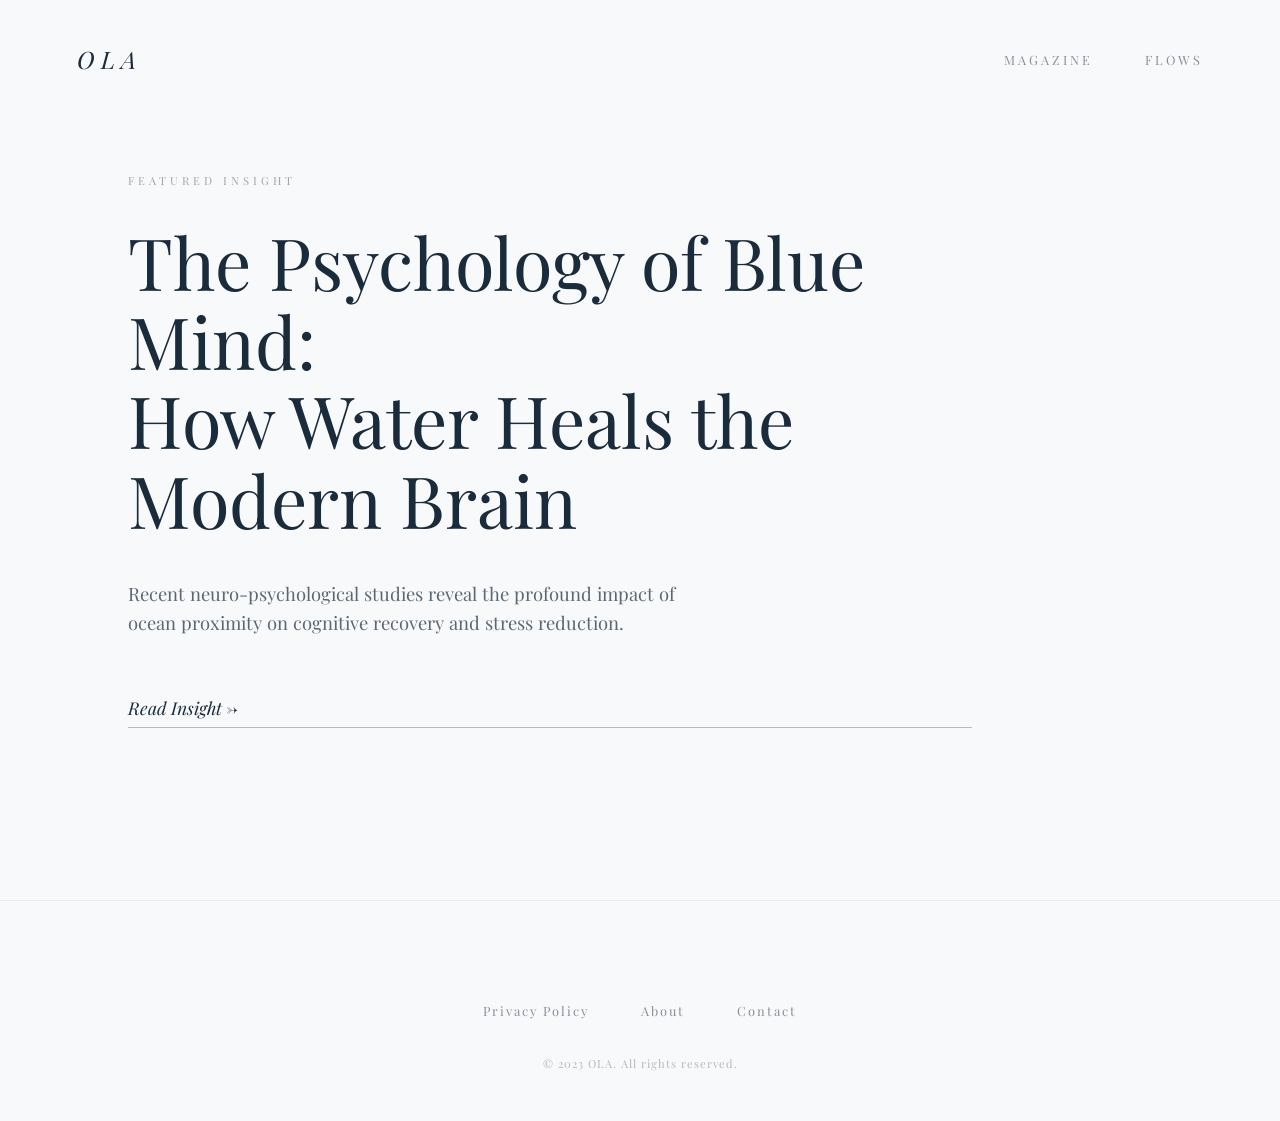
<file: index.html>
<!DOCTYPE html>
<html lang="en">
<head>
    <meta name="google-adsense-account" content="ca-pub-9299298252776395">
    <script async src="https://pagead2.googlesyndication.com/pagead/js/adsbygoogle.js?client=ca-pub-9299298252776395" crossorigin="anonymous"></script>

    <!-- Google tag (gtag.js) -->
    <script async src="https://www.googletagmanager.com/gtag/js?id=G-4VSEQLQH9C"></script>
    <script>
      window.dataLayer = window.dataLayer || [];
      function gtag(){dataLayer.push(arguments);}
      gtag('js', new Date());

      gtag('config', 'G-4VSEQLQH9C');
    </script>

    <!-- MS Clarity tracking code -->
    <script type="text/javascript">
        (function(c,l,a,r,i,t,y){
            c[a]=c[a]||function(){(c[a].q=c[a].q||[]).push(arguments)};
            t=l.createElement(r);t.async=1;t.src="https://www.clarity.ms/tag/"+i;
            y=l.getElementsByTagName(r)[0];y.parentNode.insertBefore(t,y);
        })(window, document, "clarity", "script", "vxljcig6r1");
    </script>
    <meta charset="UTF-8">
    <meta name="viewport" content="width=device-width, initial-scale=1.0">
    <meta name="description" content="Explore how the ocean heals the modern brain. OLA is a quiet luxury wellness hub dedicated to ocean-inspired insights and psychological recovery.">
    <title>OLA</title>
    <link rel="stylesheet" href="style.css">
    <link href="https://fonts.googleapis.com/css2?family=Playfair+Display:ital,wght@0,400;1,400&display=swap" rel="stylesheet">
</head>
<body class="home-page">
    <nav class="top-nav">
        <div class="brand">OLA</div>
        <div class="menu">
            <a href="magazine.html">MAGAZINE</a>
            <a href="flows.html">FLOWS</a>
        </div>
    </nav>

    <main class="hero-content">
        <div class="featured-meta">FEATURED INSIGHT</div>
        <h1 class="hero-title">The Psychology of Blue Mind: <br>How Water Heals the Modern Brain</h1>
        <p class="hero-summary">Recent neuro-psychological studies reveal the profound impact of ocean proximity on cognitive recovery and stress reduction.</p>
        <a href="post-1.html" class="read-link">Read Insight →</a>
    </main>

    <footer class="site-footer">
        <div class="footer-links">
            <a href="privacy.html">Privacy Policy</a>
            <a href="about.html">About</a>
            <a href="contact.html">Contact</a>
        </div>
        <div class="footer-copy">
            &copy; 2023 OLA. All rights reserved.
        </div>
    </footer>
</body>
</file>
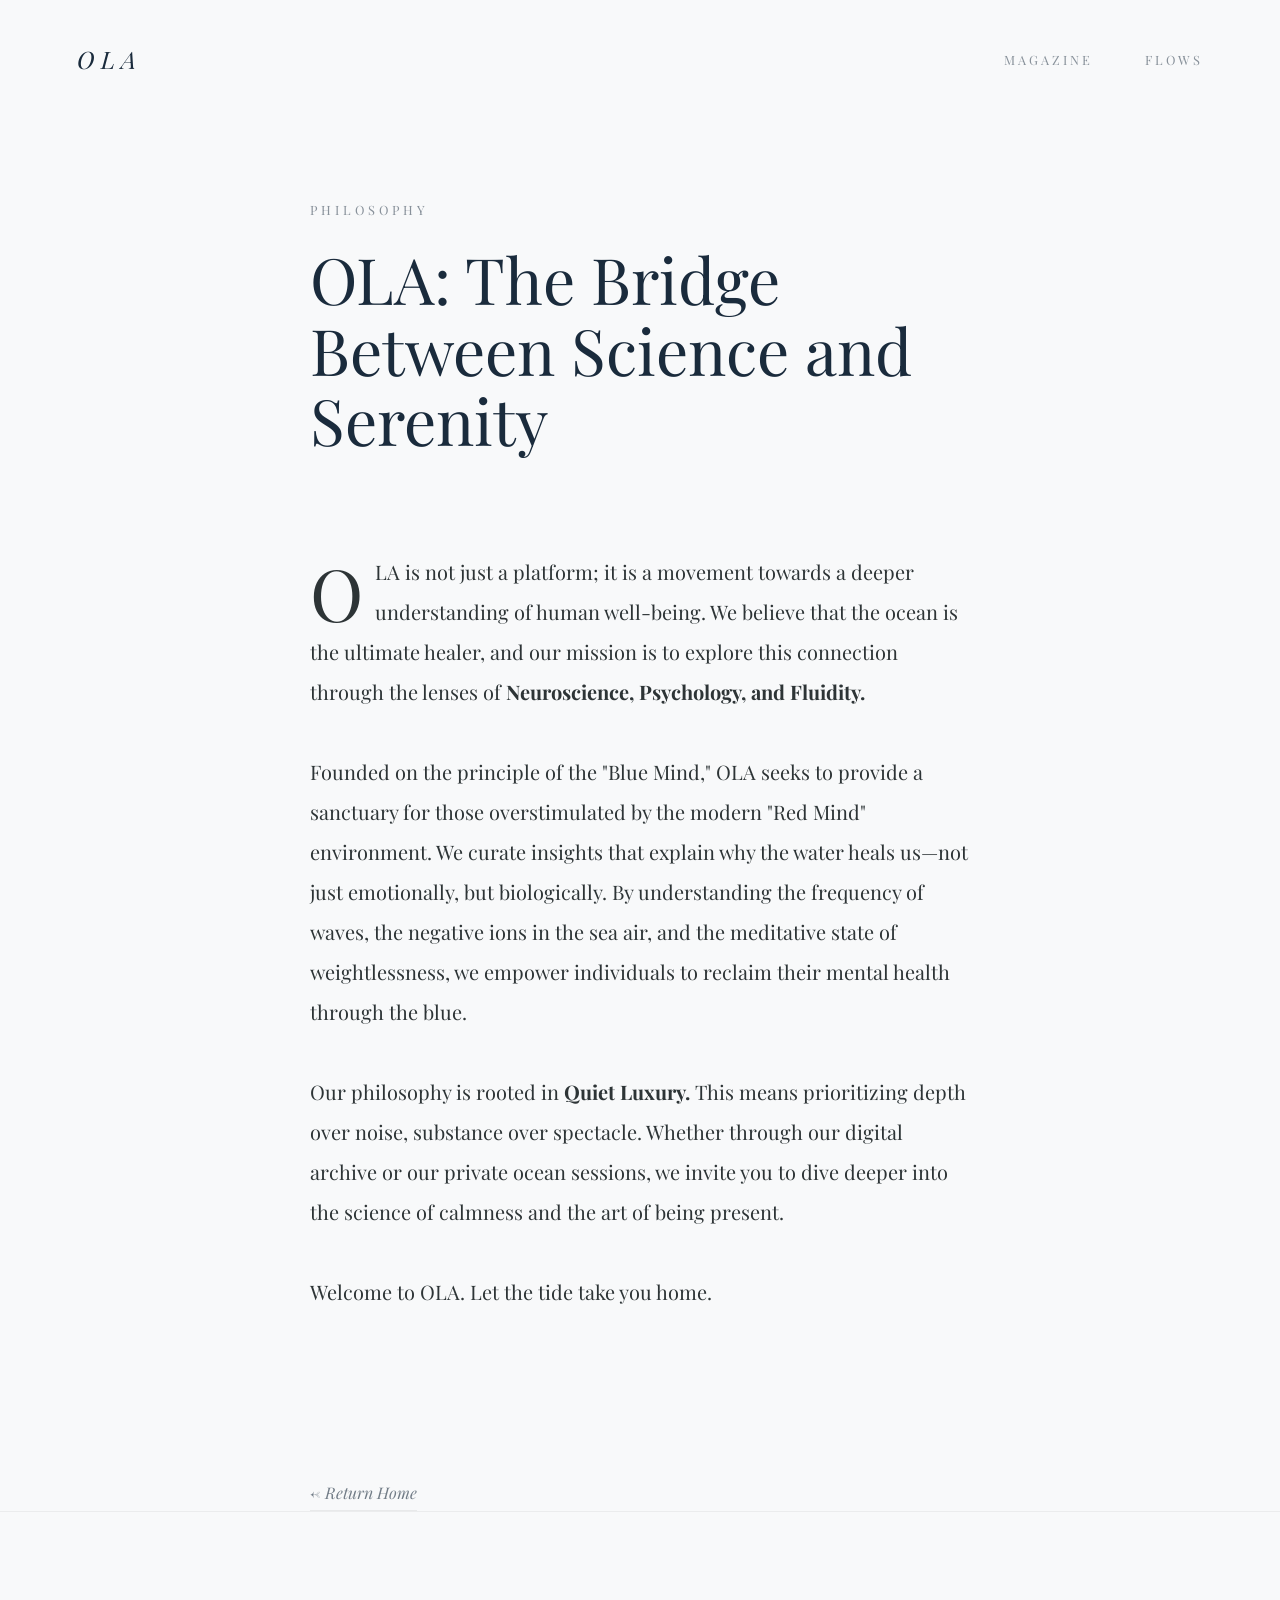
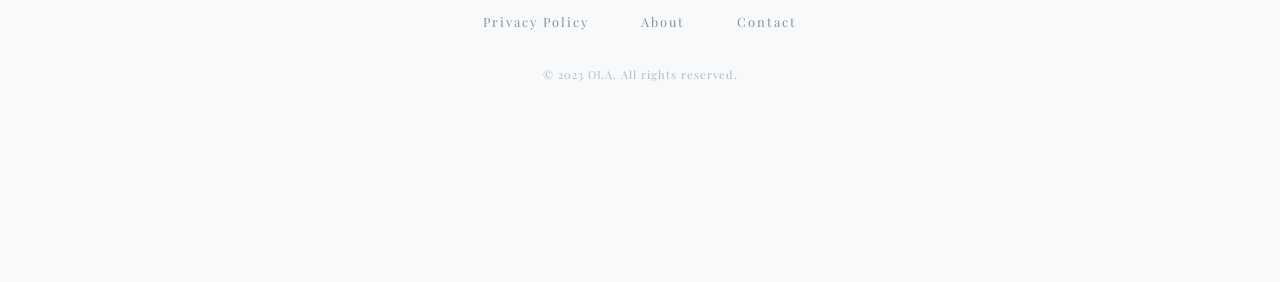
<file: about.html>
<!DOCTYPE html>
<html lang="en">
<head>
    <meta name="google-adsense-account" content="ca-pub-9299298252776395">
    <script async src="https://pagead2.googlesyndication.com/pagead/js/adsbygoogle.js?client=ca-pub-9299298252776395" crossorigin="anonymous"></script>

    <!-- Google tag (gtag.js) -->
    <script async src="https://www.googletagmanager.com/gtag/js?id=G-4VSEQLQH9C"></script>
    <script>
      window.dataLayer = window.dataLayer || [];
      function gtag(){dataLayer.push(arguments);}
      gtag('js', new Date());

      gtag('config', 'G-4VSEQLQH9C');
    </script>

    <!-- MS Clarity tracking code -->
    <script type="text/javascript">
        (function(c,l,a,r,i,t,y){
            c[a]=c[a]||function(){(c[a].q=c[a].q||[]).push(arguments)};
            t=l.createElement(r);t.async=1;t.src="https://www.clarity.ms/tag/"+i;
            y=l.getElementsByTagName(r)[0];y.parentNode.insertBefore(t,y);
        })(window, document, "clarity", "script", "vxljcig6r1");
    </script>
    <meta charset="UTF-8">
    <meta name="viewport" content="width=device-width, initial-scale=1.0">
    <meta name="description" content="OLA: The Brand Philosophy. Discover how we integrate the ocean, neuroscience, and psychology for a modern wellness experience.">
    <title>About | OLA</title>
    <link rel="stylesheet" href="style.css">
    <link href="https://fonts.googleapis.com/css2?family=Playfair+Display:ital,wght@0,400;1,400&display=swap" rel="stylesheet">
</head>
<body class="article-page">
    <nav class="top-nav">
        <a href="index.html" class="brand">OLA</a>
        <div class="menu">
            <a href="magazine.html">MAGAZINE</a>
            <a href="flows.html">FLOWS</a>
        </div>
    </nav>

    <main class="article-container">
        <header class="article-header">
            <span class="article-category">PHILOSOPHY</span>
            <h1 class="article-title">OLA: The Bridge Between Science and Serenity</h1>
        </header>

        <article class="article-content">
            <p>OLA is not just a platform; it is a movement towards a deeper understanding of human well-being. We believe that the ocean is the ultimate healer, and our mission is to explore this connection through the lenses of <strong>Neuroscience, Psychology, and Fluidity.</strong></p>

            <p>Founded on the principle of the "Blue Mind," OLA seeks to provide a sanctuary for those overstimulated by the modern "Red Mind" environment. We curate insights that explain why the water heals us—not just emotionally, but biologically. By understanding the frequency of waves, the negative ions in the sea air, and the meditative state of weightlessness, we empower individuals to reclaim their mental health through the blue.</p>
            
            <p>Our philosophy is rooted in <strong>Quiet Luxury.</strong> This means prioritizing depth over noise, substance over spectacle. Whether through our digital archive or our private ocean sessions, we invite you to dive deeper into the science of calmness and the art of being present.</p>

            <p>Welcome to OLA. Let the tide take you home.</p>
        </article>

        <a href="index.html" class="back-link">← Return Home</a>
    </main>

    <footer class="site-footer">
        <div class="footer-links">
            <a href="privacy.html">Privacy Policy</a>
            <a href="about.html">About</a>
            <a href="contact.html">Contact</a>
        </div>
        <div class="footer-copy">
            &copy; 2023 OLA. All rights reserved.
        </div>
    </footer>
</body>
</html>
</file>
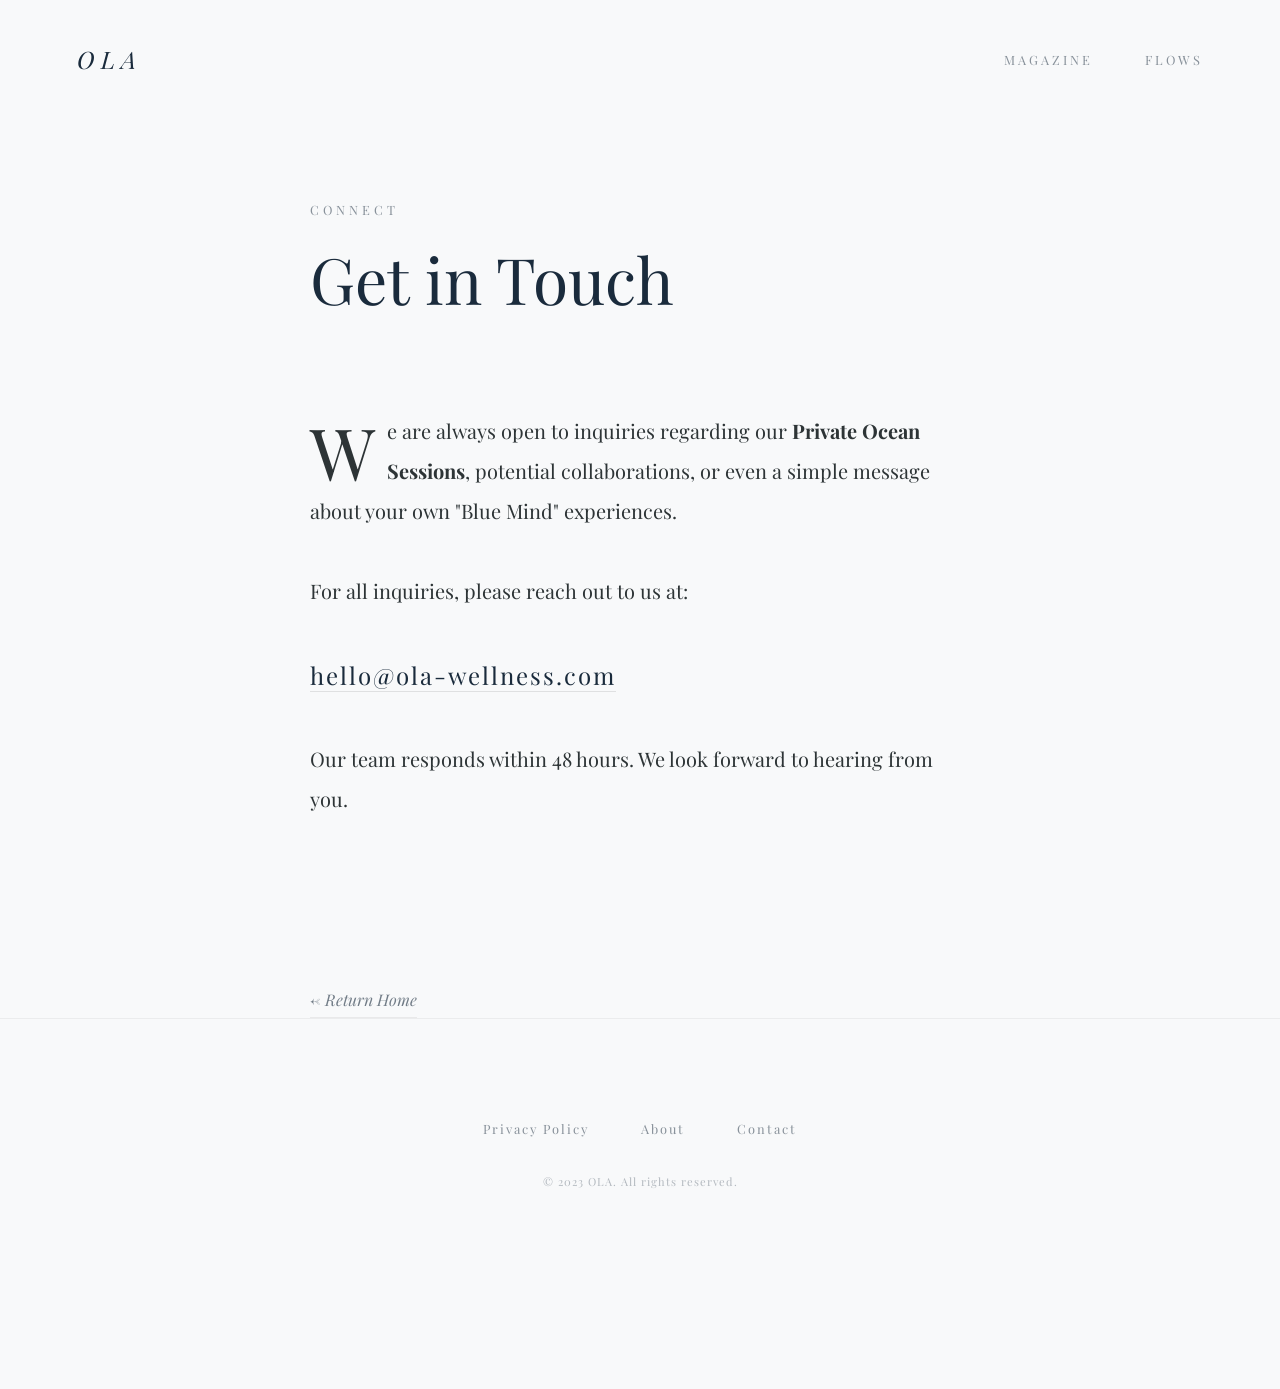
<file: contact.html>
<!DOCTYPE html>
<html lang="en">
<head>
    <meta name="google-adsense-account" content="ca-pub-9299298252776395">
    <script async src="https://pagead2.googlesyndication.com/pagead/js/adsbygoogle.js?client=ca-pub-9299298252776395" crossorigin="anonymous"></script>

    <!-- Google tag (gtag.js) -->
    <script async src="https://www.googletagmanager.com/gtag/js?id=G-4VSEQLQH9C"></script>
    <script>
      window.dataLayer = window.dataLayer || [];
      function gtag(){dataLayer.push(arguments);}
      gtag('js', new Date());

      gtag('config', 'G-4VSEQLQH9C');
    </script>

    <!-- MS Clarity tracking code -->
    <script type="text/javascript">
        (function(c,l,a,r,i,t,y){
            c[a]=c[a]||function(){(c[a].q=c[a].q||[]).push(arguments)};
            t=l.createElement(r);t.async=1;t.src="https://www.clarity.ms/tag/"+i;
            y=l.getElementsByTagName(r)[0];y.parentNode.insertBefore(t,y);
        })(window, document, "clarity", "script", "vxljcig6r1");
    </script>
    <meta charset="UTF-8">
    <meta name="viewport" content="width=device-width, initial-scale=1.0">
    <meta name="description" content="Contact OLA. Inquire about private ocean sessions, collaborations, or general wellness inquiries.">
    <title>Contact | OLA</title>
    <link rel="stylesheet" href="style.css">
    <link href="https://fonts.googleapis.com/css2?family=Playfair+Display:ital,wght@0,400;1,400&display=swap" rel="stylesheet">
</head>
<body class="article-page">
    <nav class="top-nav">
        <a href="index.html" class="brand">OLA</a>
        <div class="menu">
            <a href="magazine.html">MAGAZINE</a>
            <a href="flows.html">FLOWS</a>
        </div>
    </nav>

    <main class="article-container">
        <header class="article-header">
            <span class="article-category">CONNECT</span>
            <h1 class="article-title">Get in Touch</h1>
        </header>

        <article class="article-content">
            <p>We are always open to inquiries regarding our <strong>Private Ocean Sessions</strong>, potential collaborations, or even a simple message about your own "Blue Mind" experiences.</p>

            <p>For all inquiries, please reach out to us at:</p>
            
            <p style="font-size: 1.5rem; letter-spacing: 2px;">
                <a href="mailto:hello@ola-wellness.com" style="text-decoration: none; color: #1A2B3C; border-bottom: 1px solid rgba(0,0,0,0.1);">hello@ola-wellness.com</a>
            </p>

            <p>Our team responds within 48 hours. We look forward to hearing from you.</p>
        </article>

        <a href="index.html" class="back-link">← Return Home</a>
    </main>

    <footer class="site-footer">
        <div class="footer-links">
            <a href="privacy.html">Privacy Policy</a>
            <a href="about.html">About</a>
            <a href="contact.html">Contact</a>
        </div>
        <div class="footer-copy">
            &copy; 2023 OLA. All rights reserved.
        </div>
    </footer>
</body>
</html>
</file>
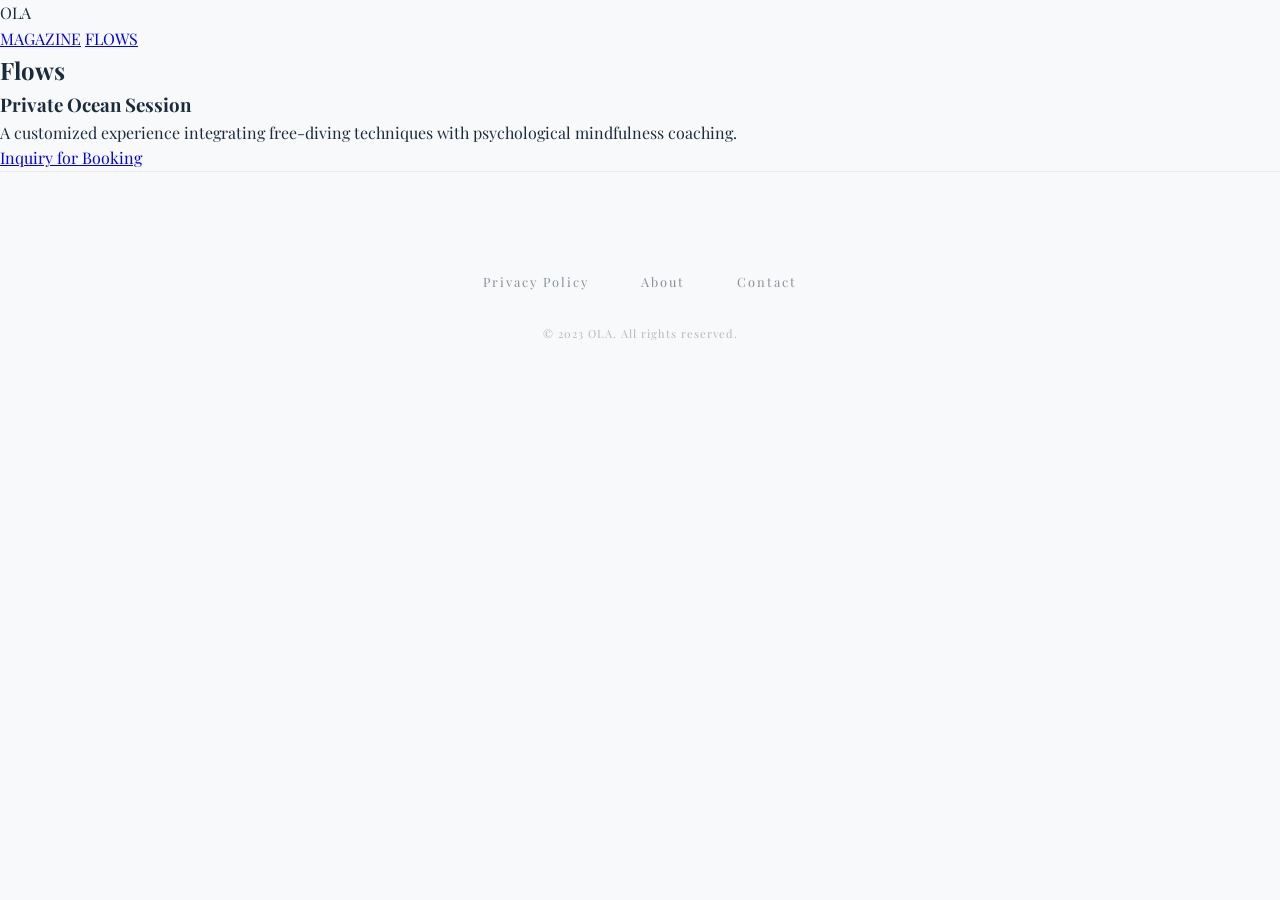
<file: flows.html>
<!DOCTYPE html>
<html lang="en">
<head>
    <meta charset="UTF-8">
    <meta name="viewport" content="width=device-width, initial-scale=1.0">
    <meta name="description" content="Experience customized ocean sessions and psychological mindfulness coaching. Private sessions designed for deep recovery and flow.">
    <title>Flows | OLA</title>
    <meta name="google-adsense-account" content="ca-pub-9299298252776395">
    <script async src="https://pagead2.googlesyndication.com/pagead/js/adsbygoogle.js?client=ca-pub-9299298252776395" crossorigin="anonymous"></script>

    <!-- Google tag (gtag.js) -->
    <script async src="https://www.googletagmanager.com/gtag/js?id=G-4VSEQLQH9C"></script>
    <script>
      window.dataLayer = window.dataLayer || [];
      function gtag(){dataLayer.push(arguments);}
      gtag('js', new Date());

      gtag('config', 'G-4VSEQLQH9C');
    </script>

    <!-- MS Clarity tracking code -->
    <script type="text/javascript">
        (function(c,l,a,r,i,t,y){
            c[a]=c[a]||function(){(c[a].q=c[a].q||[]).push(arguments)};
            t=l.createElement(r);t.async=1;t.src="https://www.clarity.ms/tag/"+i;
            y=l.getElementsByTagName(r)[0];y.parentNode.insertBefore(t,y);
        })(window, document, "clarity", "script", "vxljcig6r1");
    </script>
    <link rel="stylesheet" href="style.css">
    <link href="https://fonts.googleapis.com/css2?family=Playfair+Display:ital,wght@0,400;1,400&display=swap" rel="stylesheet">
</head>
<body>
    <nav class="sub-nav">
        <div class="logo-small" onclick="location.href='index.html'">OLA</div>
        <div class="menu-small">
            <a href="magazine.html">MAGAZINE</a>
            <a href="flows.html">FLOWS</a>
        </div>
    </nav>

    <main class="flows-layout">
        <h2 class="serif-italic">Flows</h2>
        <div class="flow-card">
            <div class="flow-content">
                <h3>Private Ocean Session</h3>
                <p>A customized experience integrating free-diving techniques with psychological mindfulness coaching.</p>
                <a href="mailto:your-email@example.com" class="inquiry-link">Inquiry for Booking</a>
            </div>
        </div>
    </main>

    <footer class="site-footer">
        <div class="footer-links">
            <a href="privacy.html">Privacy Policy</a>
            <a href="about.html">About</a>
            <a href="contact.html">Contact</a>
        </div>
        <div class="footer-copy">
            &copy; 2023 OLA. All rights reserved.
        </div>
    </footer>
</body>
</html>
</file>
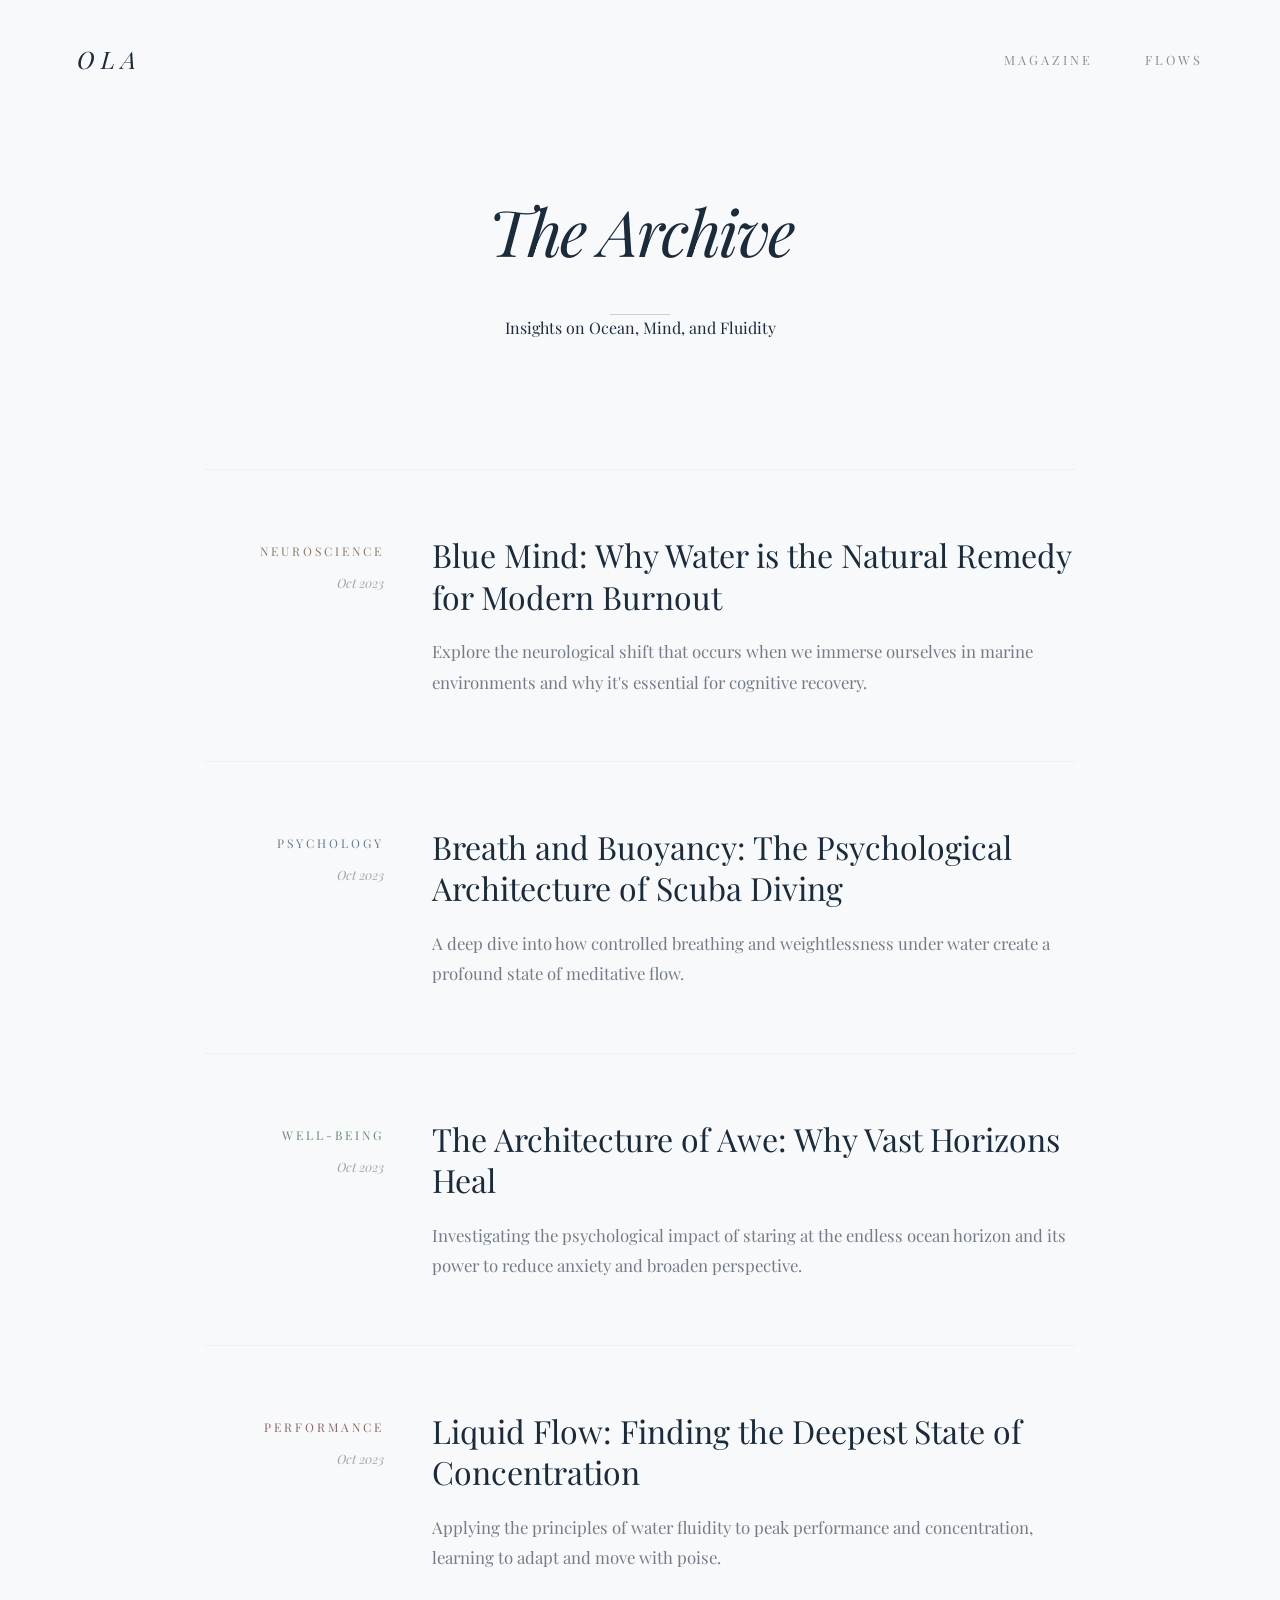
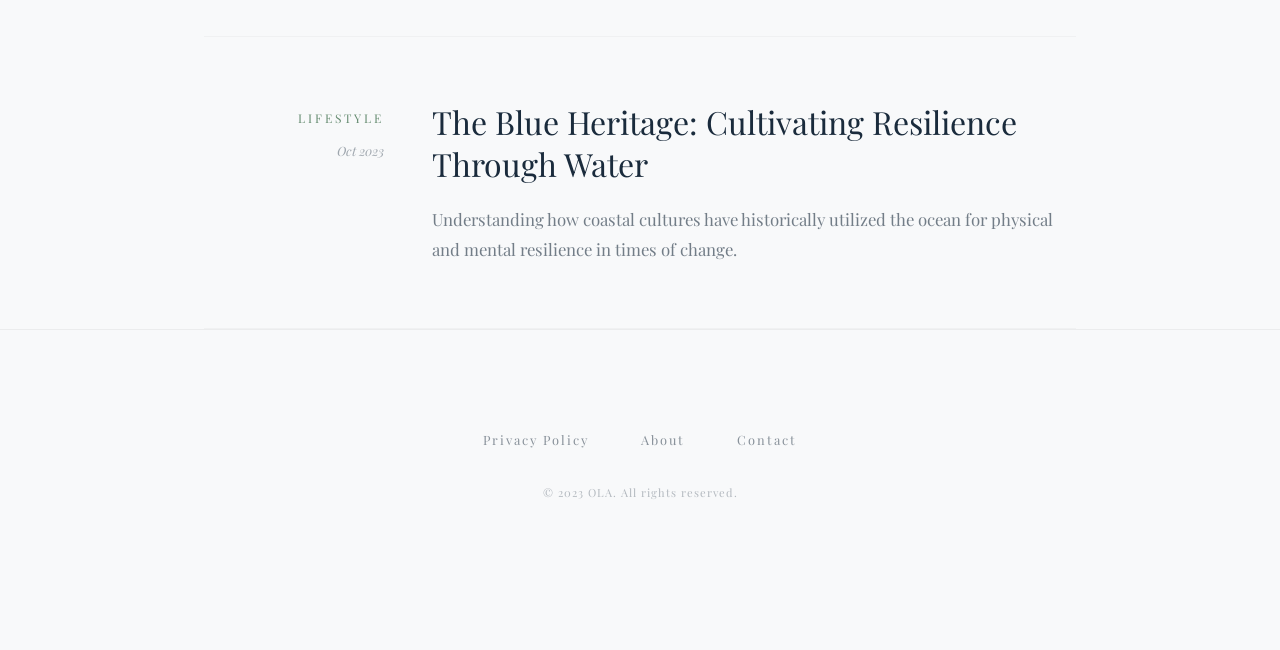
<file: magazine.html>
<!DOCTYPE html>
<html lang="en">
<head>
    <meta name="google-adsense-account" content="ca-pub-9299298252776395">
    <script async src="https://pagead2.googlesyndication.com/pagead/js/adsbygoogle.js?client=ca-pub-9299298252776395" crossorigin="anonymous"></script>

    <!-- Google tag (gtag.js) -->
    <script async src="https://www.googletagmanager.com/gtag/js?id=G-4VSEQLQH9C"></script>
    <script>
      window.dataLayer = window.dataLayer || [];
      function gtag(){dataLayer.push(arguments);}
      gtag('js', new Date());

      gtag('config', 'G-4VSEQLQH9C');
    </script>

    <!-- MS Clarity tracking code -->
    <script type="text/javascript">
        (function(c,l,a,r,i,t,y){
            c[a]=c[a]||function(){(c[a].q=c[a].q||[]).push(arguments)};
            t=l.createElement(r);t.async=1;t.src="https://www.clarity.ms/tag/"+i;
            y=l.getElementsByTagName(r)[0];y.parentNode.insertBefore(t,y);
        })(window, document, "clarity", "script", "vxljcig6r1");
    </script>
    <meta charset="UTF-8">
    <meta name="viewport" content="width=device-width, initial-scale=1.0">
    <meta name="description" content="Browse the OLA Archive. In-depth articles on neuroscience, psychology, and well-being, exploring the profound connection between humans and the sea.">
    <title>OLA | THE ARCHIVE</title>
    <link rel="stylesheet" href="style.css">
    <link href="https://fonts.googleapis.com/css2?family=Playfair+Display:ital,wght@0,400;1,400&display=swap" rel="stylesheet">
</head>
<body class="archive-page">
    <nav class="top-nav">
        <a href="index.html" class="brand">OLA</a>
        <div class="menu">
            <a href="magazine.html">MAGAZINE</a>
            <a href="flows.html">FLOWS</a>
        </div>
    </nav>

    <main class="archive-container">
        <header class="archive-header">
            <h2>The Archive</h2>
            <p>Insights on Ocean, Mind, and Fluidity</p>
        </header>

        <div class="article-list">
            <a href="post-1.html" class="article-item">
                <div class="item-meta">
                    <span class="item-category cat-neuro">NEUROSCIENCE</span>
                    <span class="item-date">Oct 2023</span>
                </div>
                <div class="item-content">
                    <h3 class="item-title">Blue Mind: Why Water is the Natural Remedy for Modern Burnout</h3>
                    <p class="item-summary">Explore the neurological shift that occurs when we immerse ourselves in marine environments and why it's essential for cognitive recovery.</p>
                </div>
            </a>

            <a href="post-2.html" class="article-item">
                <div class="item-meta">
                    <span class="item-category cat-psyc">PSYCHOLOGY</span>
                    <span class="item-date">Oct 2023</span>
                </div>
                <div class="item-content">
                    <h3 class="item-title">Breath and Buoyancy: The Psychological Architecture of Scuba Diving</h3>
                    <p class="item-summary">A deep dive into how controlled breathing and weightlessness under water create a profound state of meditative flow.</p>
                </div>
            </a>

            <a href="post-3.html" class="article-item">
                <div class="item-meta">
                    <span class="item-category cat-well">WELL-BEING</span>
                    <span class="item-date">Oct 2023</span>
                </div>
                <div class="item-content">
                    <h3 class="item-title">The Architecture of Awe: Why Vast Horizons Heal</h3>
                    <p class="item-summary">Investigating the psychological impact of staring at the endless ocean horizon and its power to reduce anxiety and broaden perspective.</p>
                </div>
            </a>

            <a href="post-4.html" class="article-item">
                <div class="item-meta">
                    <span class="item-category cat-perf">PERFORMANCE</span>
                    <span class="item-date">Oct 2023</span>
                </div>
                <div class="item-content">
                    <h3 class="item-title">Liquid Flow: Finding the Deepest State of Concentration</h3>
                    <p class="item-summary">Applying the principles of water fluidity to peak performance and concentration, learning to adapt and move with poise.</p>
                </div>
            </a>

            <a href="post-5.html" class="article-item">
                <div class="item-meta">
                    <span class="item-category cat-well">LIFESTYLE</span>
                    <span class="item-date">Oct 2023</span>
                </div>
                <div class="item-content">
                    <h3 class="item-title">The Blue Heritage: Cultivating Resilience Through Water</h3>
                    <p class="item-summary">Understanding how coastal cultures have historically utilized the ocean for physical and mental resilience in times of change.</p>
                </div>
            </a>

        </div>
    </main>

    <footer class="site-footer">
        <div class="footer-links">
            <a href="privacy.html">Privacy Policy</a>
            <a href="about.html">About</a>
            <a href="contact.html">Contact</a>
        </div>
        <div class="footer-copy">
            &copy; 2023 OLA. All rights reserved.
        </div>
    </footer>
</body>
</html>
</file>
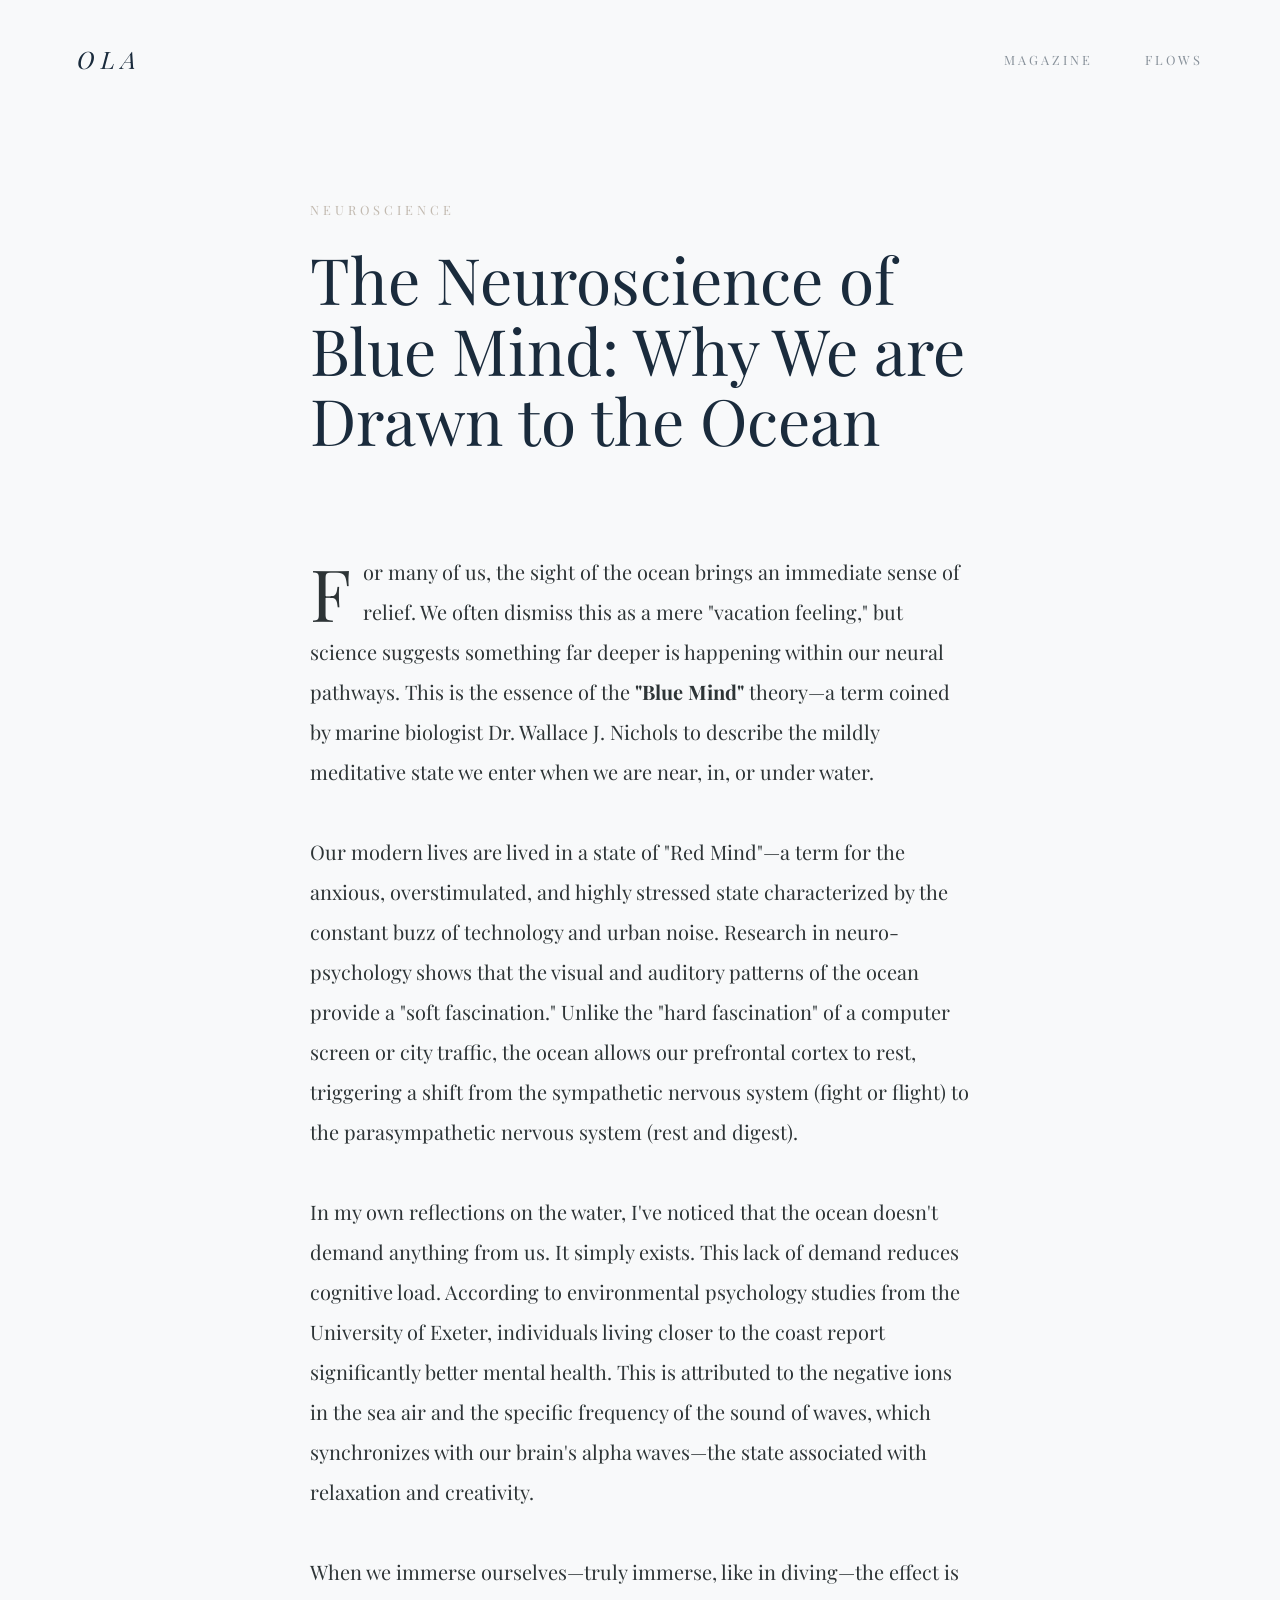
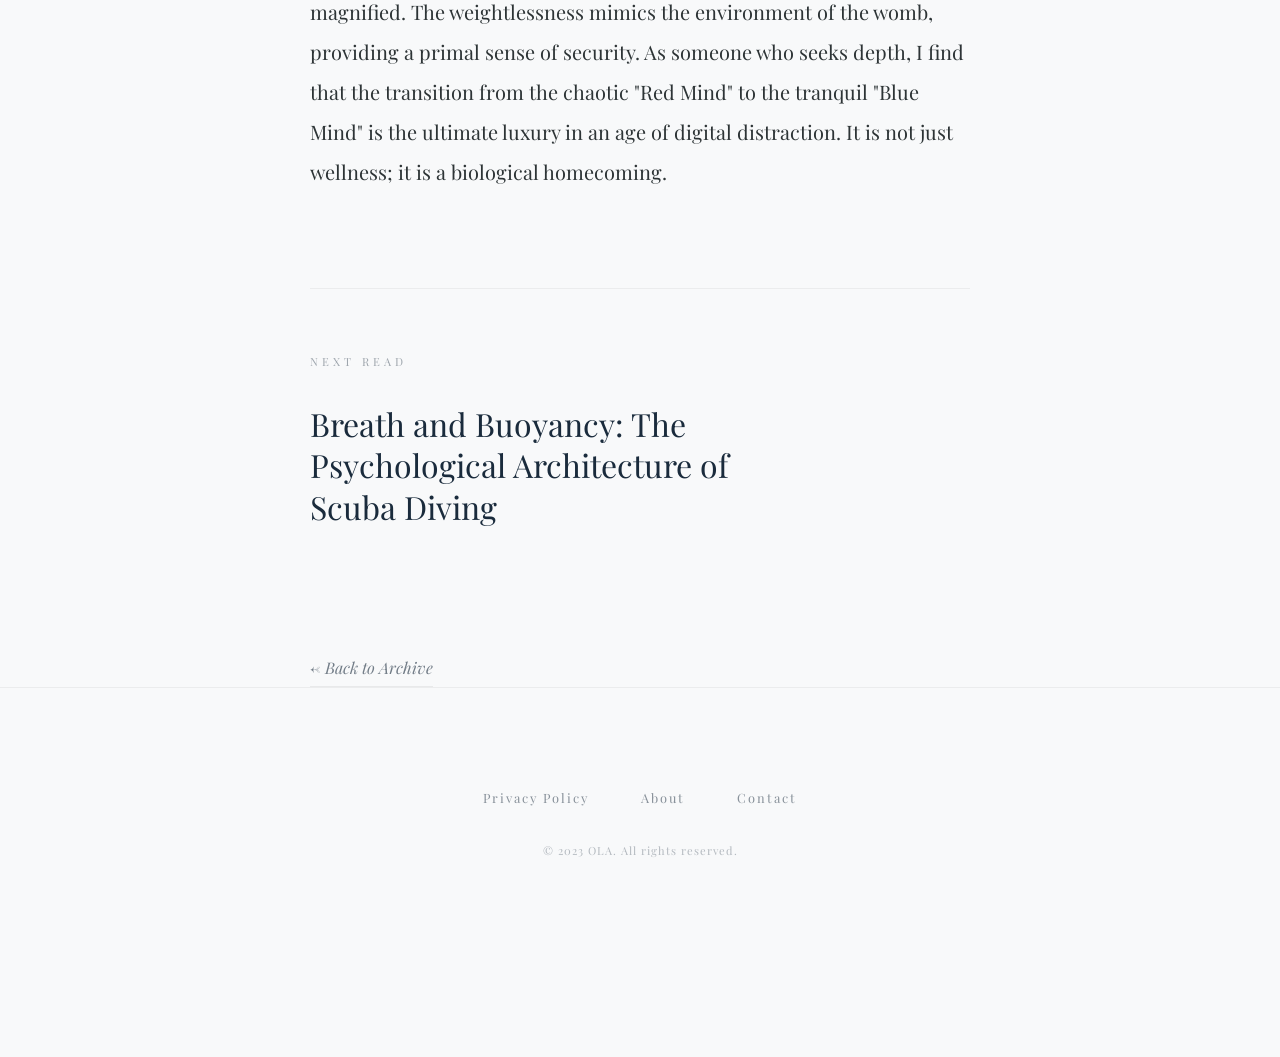
<file: post-1.html>
<!DOCTYPE html>
<html lang="en">
<head>
    <meta name="google-adsense-account" content="ca-pub-9299298252776395">
    <script async src="https://pagead2.googlesyndication.com/pagead/js/adsbygoogle.js?client=ca-pub-9299298252776395" crossorigin="anonymous"></script>

    <!-- Google tag (gtag.js) -->
    <script async src="https://www.googletagmanager.com/gtag/js?id=G-4VSEQLQH9C"></script>
    <script>
      window.dataLayer = window.dataLayer || [];
      function gtag(){dataLayer.push(arguments);}
      gtag('js', new Date());

      gtag('config', 'G-4VSEQLQH9C');
    </script>

    <!-- MS Clarity tracking code -->
    <script type="text/javascript">
        (function(c,l,a,r,i,t,y){
            c[a]=c[a]||function(){(c[a].q=c[a].q||[]).push(arguments)};
            t=l.createElement(r);t.async=1;t.src="https://www.clarity.ms/tag/"+i;
            y=l.getElementsByTagName(r)[0];y.parentNode.insertBefore(t,y);
        })(window, document, "clarity", "script", "vxljcig6r1");
    </script>
    <meta charset="UTF-8">
    <meta name="viewport" content="width=device-width, initial-scale=1.0">
    <meta name="description" content="Discover the Blue Mind theory and how water immersion triggers a neurological shift from stress to tranquility.">
    <title>The Neuroscience of Blue Mind | OLA</title>
    <link rel="stylesheet" href="style.css">
    <link href="https://fonts.googleapis.com/css2?family=Playfair+Display:ital,wght@0,400;1,400&display=swap" rel="stylesheet">
</head>
<body class="article-page">
    <nav class="top-nav">
        <a href="index.html" class="brand">OLA</a>
        <div class="menu">
            <a href="magazine.html">MAGAZINE</a>
            <a href="flows.html">FLOWS</a>
        </div>
    </nav>

    <main class="article-container">
        <header class="article-header">
            <span class="article-category cat-neuro">NEUROSCIENCE</span>
            <h1 class="article-title">The Neuroscience of Blue Mind: Why We are Drawn to the Ocean</h1>
        </header>

        <article class="article-content">
            <p>For many of us, the sight of the ocean brings an immediate sense of relief. We often dismiss this as a mere "vacation feeling," but science suggests something far deeper is happening within our neural pathways. This is the essence of the <strong>"Blue Mind"</strong> theory—a term coined by marine biologist Dr. Wallace J. Nichols to describe the mildly meditative state we enter when we are near, in, or under water.</p>

            <p>Our modern lives are lived in a state of "Red Mind"—a term for the anxious, overstimulated, and highly stressed state characterized by the constant buzz of technology and urban noise. Research in neuro-psychology shows that the visual and auditory patterns of the ocean provide a "soft fascination." Unlike the "hard fascination" of a computer screen or city traffic, the ocean allows our prefrontal cortex to rest, triggering a shift from the sympathetic nervous system (fight or flight) to the parasympathetic nervous system (rest and digest).</p>
            
            <p>In my own reflections on the water, I've noticed that the ocean doesn't demand anything from us. It simply exists. This lack of demand reduces cognitive load. According to environmental psychology studies from the University of Exeter, individuals living closer to the coast report significantly better mental health. This is attributed to the negative ions in the sea air and the specific frequency of the sound of waves, which synchronizes with our brain's alpha waves—the state associated with relaxation and creativity.</p>

            <p>When we immerse ourselves—truly immerse, like in diving—the effect is magnified. The weightlessness mimics the environment of the womb, providing a primal sense of security. As someone who seeks depth, I find that the transition from the chaotic "Red Mind" to the tranquil "Blue Mind" is the ultimate luxury in an age of digital distraction. It is not just wellness; it is a biological homecoming.</p>
        </article>

        <div class="next-read-container">
            <span class="next-read-label">Next Read</span>
            <a href="post-2.html" class="next-read-link">
                <h2 class="next-read-title">Breath and Buoyancy: The Psychological Architecture of Scuba Diving</h2>
            </a>
        </div>

        <a href="magazine.html" class="back-link">← Back to Archive</a>
    </main>

    <footer class="site-footer">
        <div class="footer-links">
            <a href="privacy.html">Privacy Policy</a>
            <a href="about.html">About</a>
            <a href="contact.html">Contact</a>
        </div>
        <div class="footer-copy">
            &copy; 2023 OLA. All rights reserved.
        </div>
    </footer>
</body>
</html>
</file>
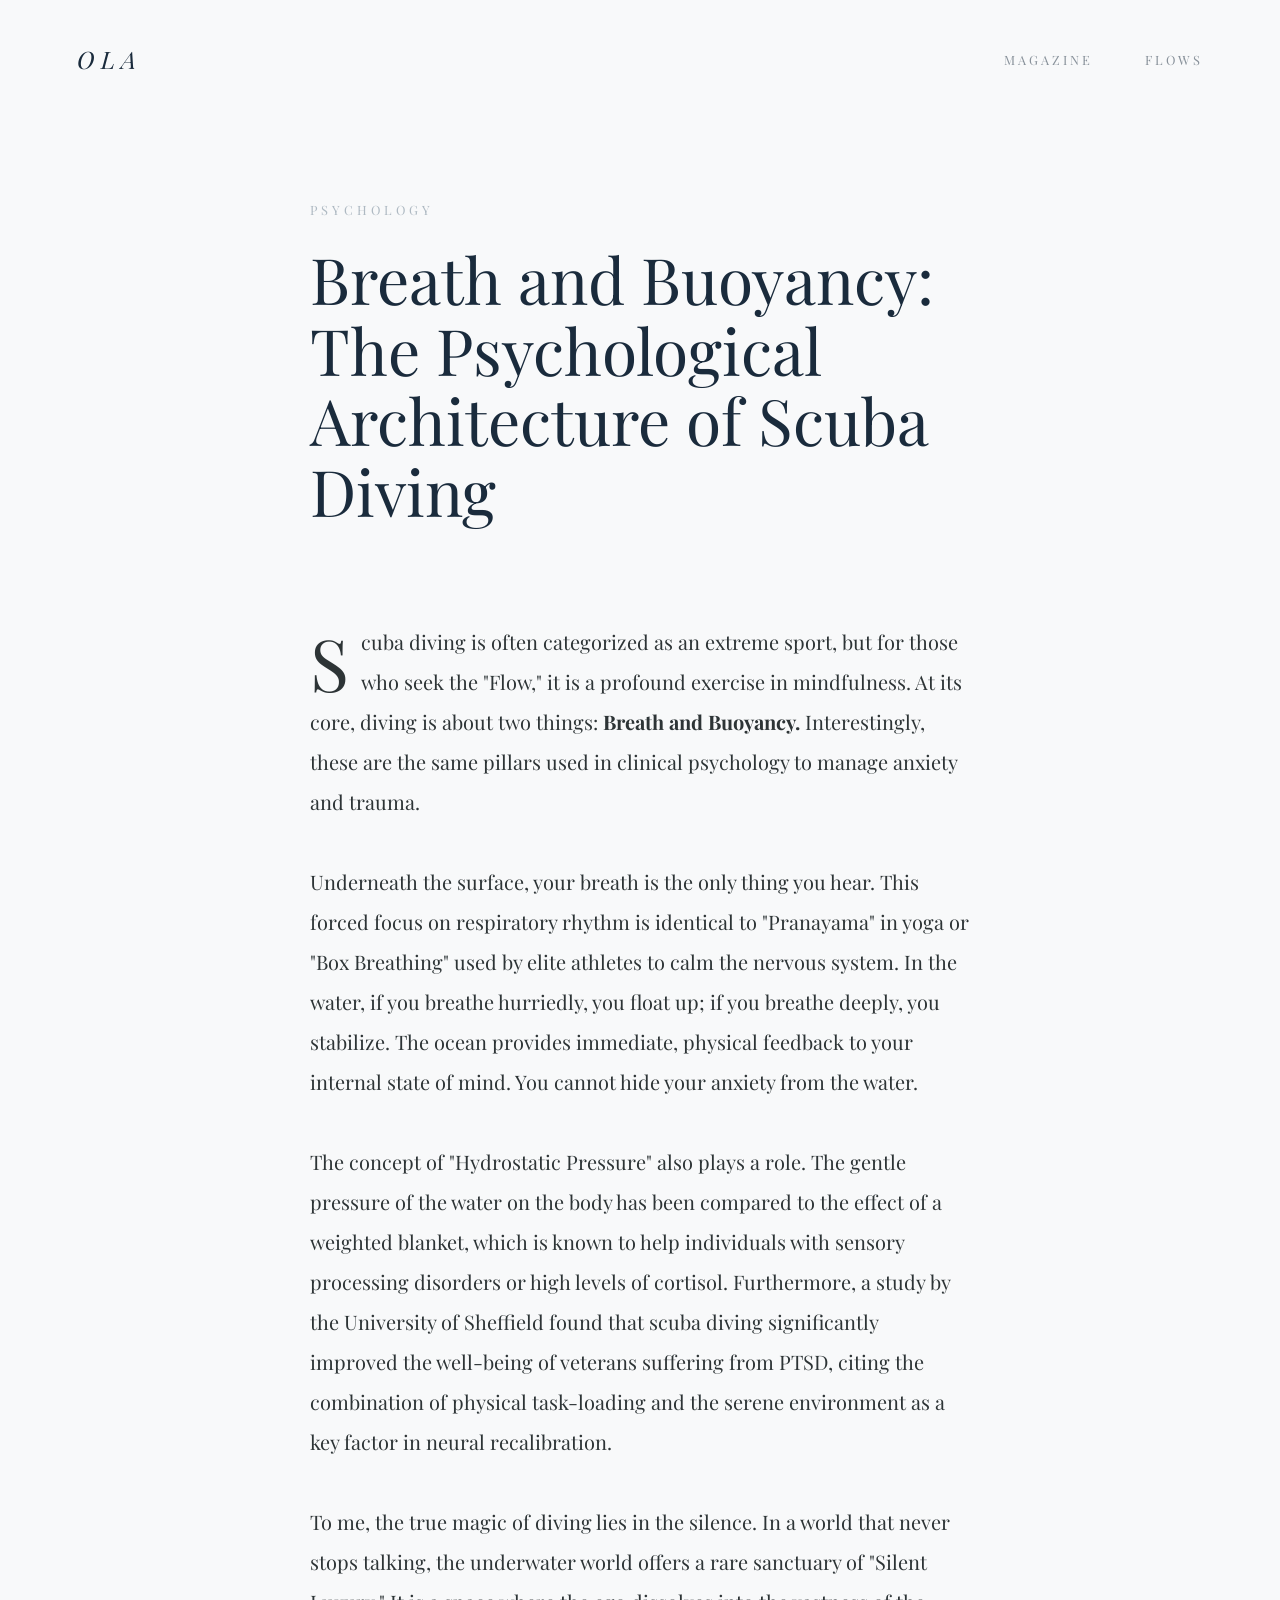
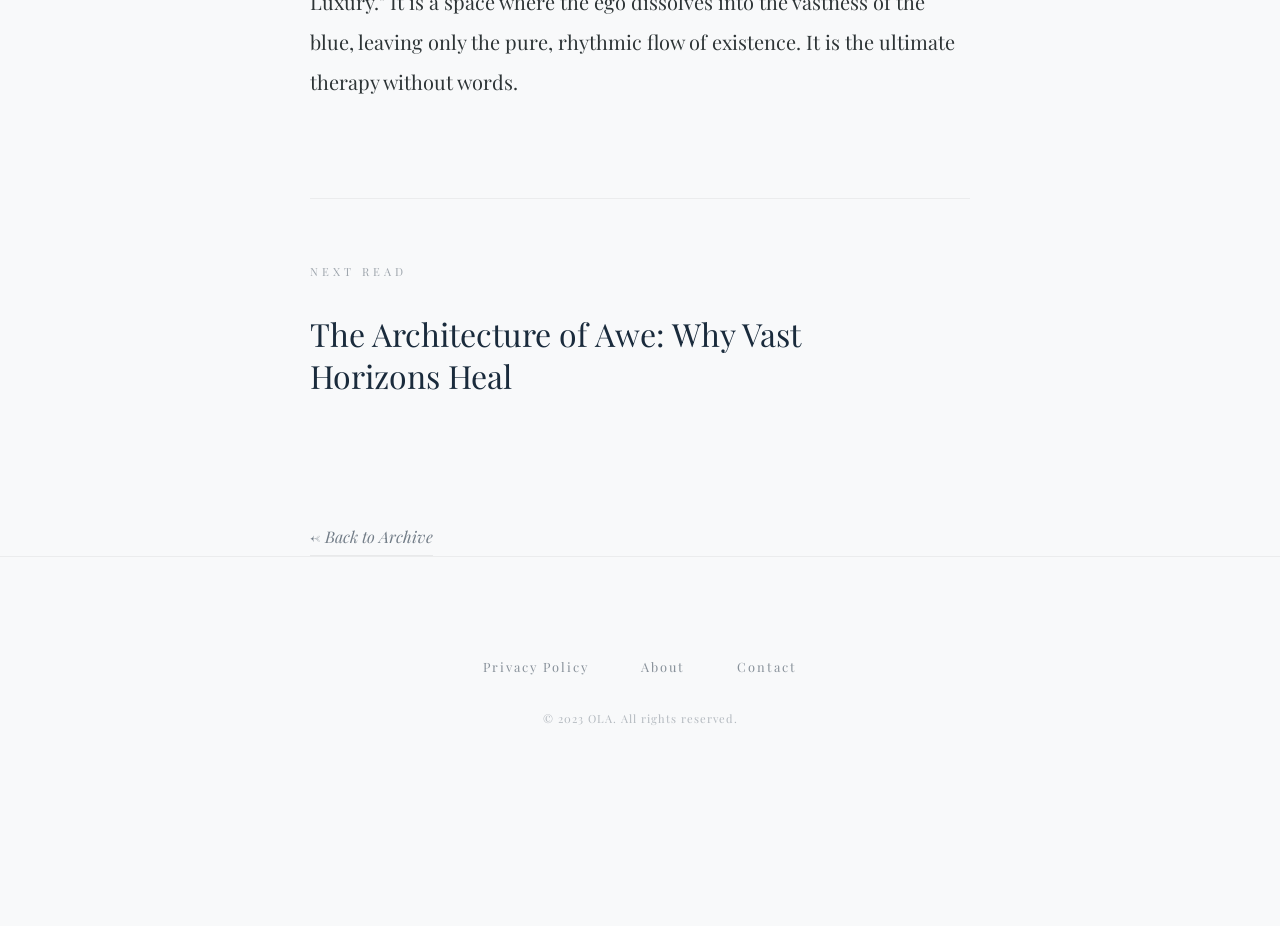
<file: post-2.html>
<!DOCTYPE html>
<html lang="en">
<head>
    <meta name="google-adsense-account" content="ca-pub-9299298252776395">
    <script async src="https://pagead2.googlesyndication.com/pagead/js/adsbygoogle.js?client=ca-pub-9299298252776395" crossorigin="anonymous"></script>

    <!-- Google tag (gtag.js) -->
    <script async src="https://www.googletagmanager.com/gtag/js?id=G-4VSEQLQH9C"></script>
    <script>
      window.dataLayer = window.dataLayer || [];
      function gtag(){dataLayer.push(arguments);}
      gtag('js', new Date());

      gtag('config', 'G-4VSEQLQH9C');
    </script>

    <!-- MS Clarity tracking code -->
    <script type="text/javascript">
        (function(c,l,a,r,i,t,y){
            c[a]=c[a]||function(){(c[a].q=c[a].q||[]).push(arguments)};
            t=l.createElement(r);t.async=1;t.src="https://www.clarity.ms/tag/"+i;
            y=l.getElementsByTagName(r)[0];y.parentNode.insertBefore(t,y);
        })(window, document, "clarity", "script", "vxljcig6r1");
    </script>
    <meta charset="UTF-8">
    <meta name="viewport" content="width=device-width, initial-scale=1.0">
    <meta name="description" content="Explore the mindfulness of scuba diving. How controlled breathing and weightlessness under water create a meditative state of flow.">
    <title>Breath and Buoyancy | OLA</title>
    <link rel="stylesheet" href="style.css">
    <link href="https://fonts.googleapis.com/css2?family=Playfair+Display:ital,wght@0,400;1,400&display=swap" rel="stylesheet">
</head>
<body class="article-page">
    <nav class="top-nav">
        <a href="index.html" class="brand">OLA</a>
        <div class="menu">
            <a href="magazine.html">MAGAZINE</a>
            <a href="flows.html">FLOWS</a>
        </div>
    </nav>

    <main class="article-container">
        <header class="article-header">
            <span class="article-category cat-psyc">PSYCHOLOGY</span>
            <h1 class="article-title">Breath and Buoyancy: The Psychological Architecture of Scuba Diving</h1>
        </header>

        <article class="article-content">
            <p>Scuba diving is often categorized as an extreme sport, but for those who seek the "Flow," it is a profound exercise in mindfulness. At its core, diving is about two things: <strong>Breath and Buoyancy.</strong> Interestingly, these are the same pillars used in clinical psychology to manage anxiety and trauma.</p>

            <p>Underneath the surface, your breath is the only thing you hear. This forced focus on respiratory rhythm is identical to "Pranayama" in yoga or "Box Breathing" used by elite athletes to calm the nervous system. In the water, if you breathe hurriedly, you float up; if you breathe deeply, you stabilize. The ocean provides immediate, physical feedback to your internal state of mind. You cannot hide your anxiety from the water.</p>
            
            <p>The concept of "Hydrostatic Pressure" also plays a role. The gentle pressure of the water on the body has been compared to the effect of a weighted blanket, which is known to help individuals with sensory processing disorders or high levels of cortisol. Furthermore, a study by the University of Sheffield found that scuba diving significantly improved the well-being of veterans suffering from PTSD, citing the combination of physical task-loading and the serene environment as a key factor in neural recalibration.</p>

            <p>To me, the true magic of diving lies in the silence. In a world that never stops talking, the underwater world offers a rare sanctuary of "Silent Luxury." It is a space where the ego dissolves into the vastness of the blue, leaving only the pure, rhythmic flow of existence. It is the ultimate therapy without words.</p>
        </article>

        <div class="next-read-container">
            <span class="next-read-label">Next Read</span>
            <a href="post-3.html" class="next-read-link">
                <h2 class="next-read-title">The Architecture of Awe: Why Vast Horizons Heal</h2>
            </a>
        </div>

        <a href="magazine.html" class="back-link">← Back to Archive</a>
    </main>

    <footer class="site-footer">
        <div class="footer-links">
            <a href="privacy.html">Privacy Policy</a>
            <a href="about.html">About</a>
            <a href="contact.html">Contact</a>
        </div>
        <div class="footer-copy">
            &copy; 2023 OLA. All rights reserved.
        </div>
    </footer>
</body>
</html>
</file>
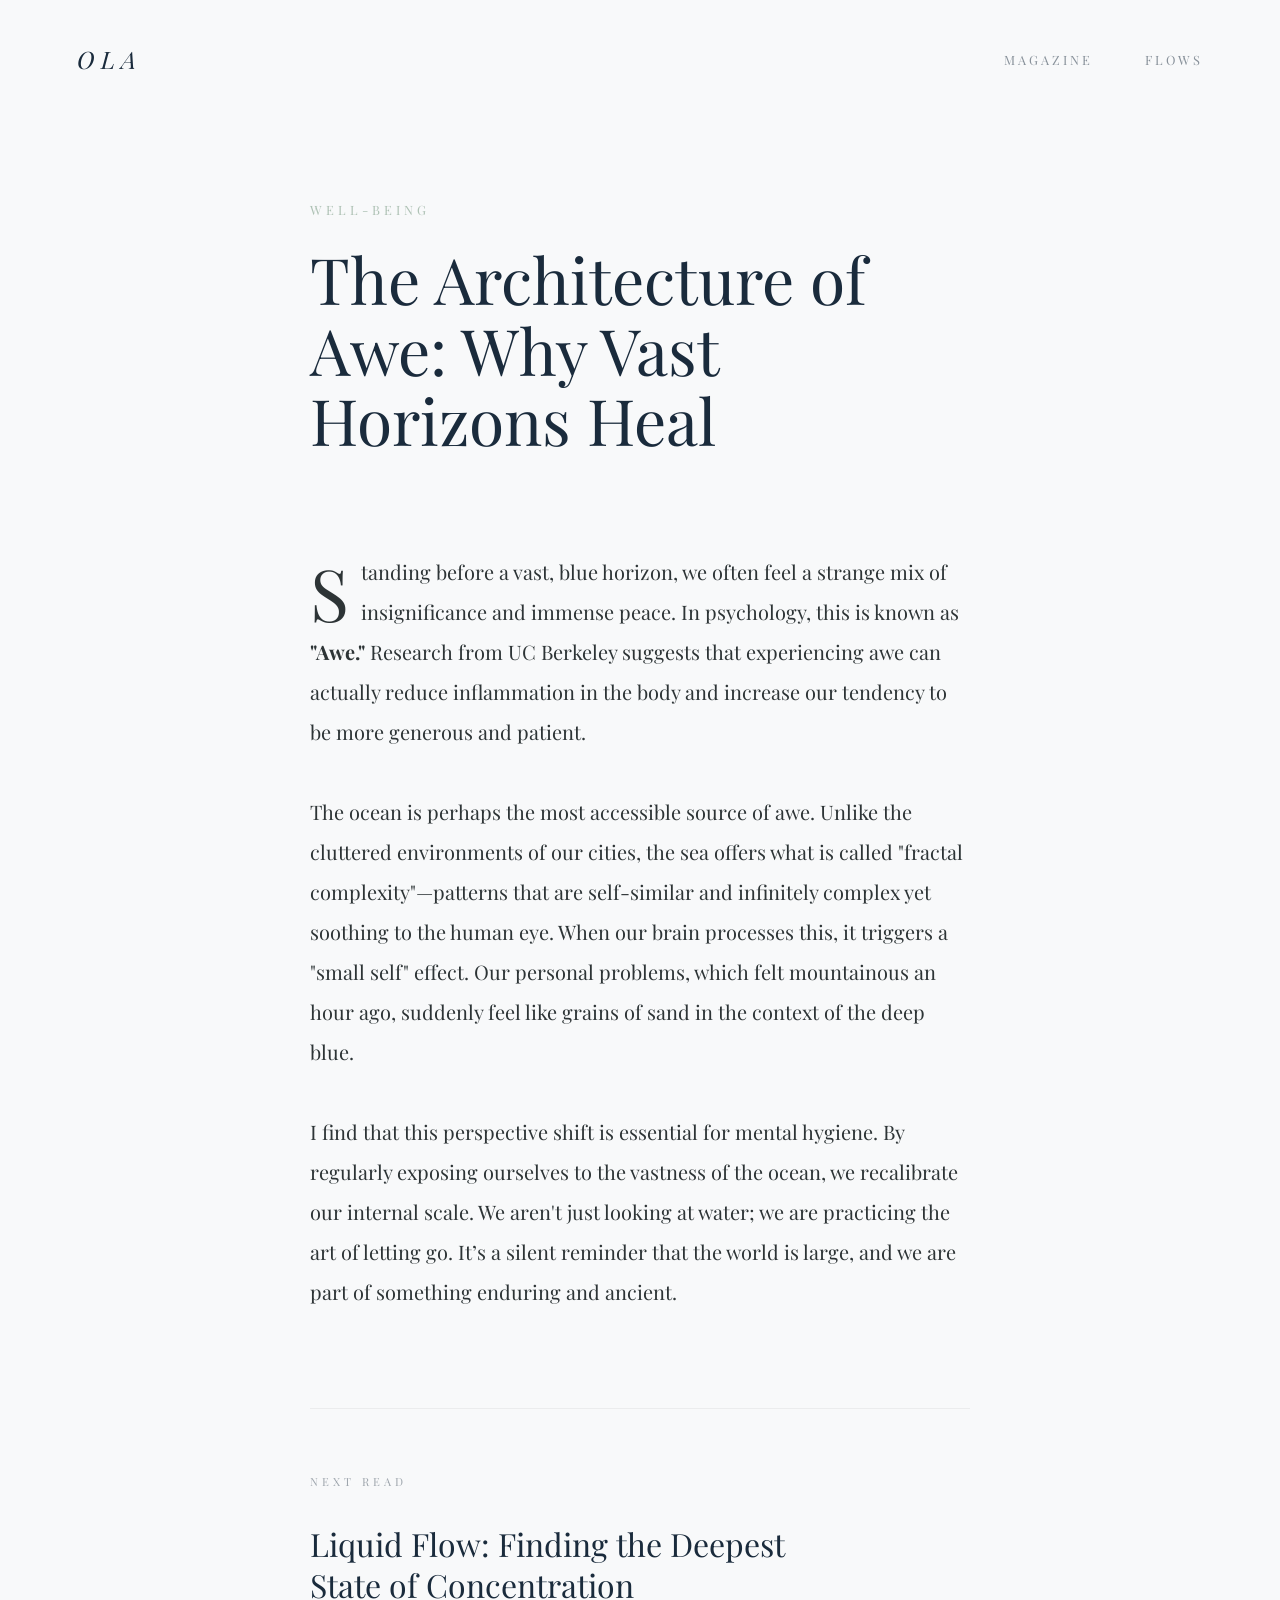
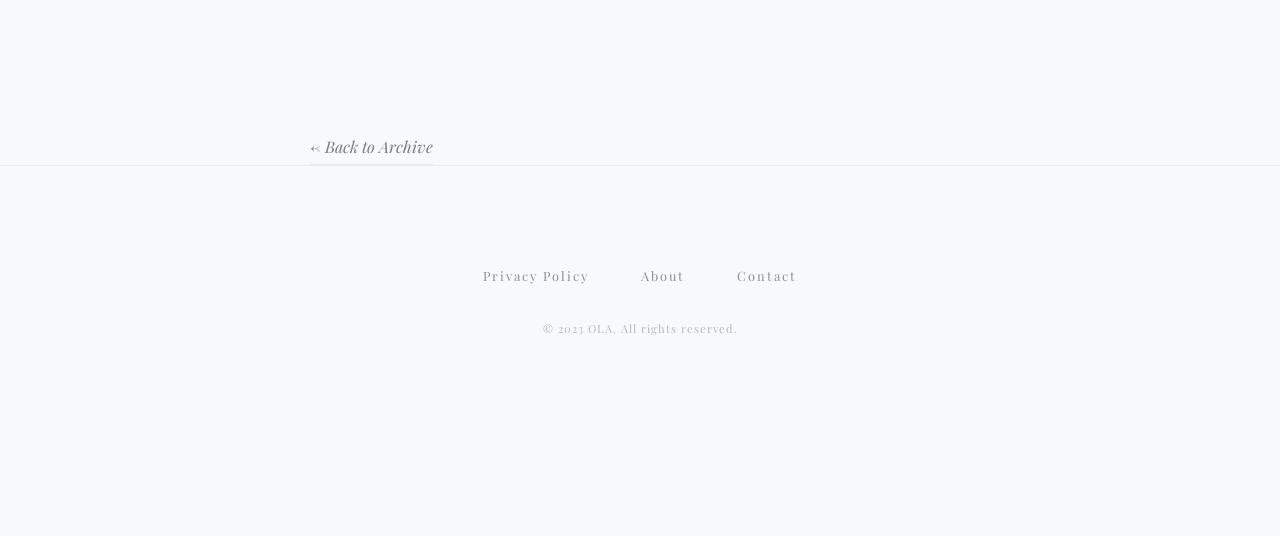
<file: post-3.html>
<!DOCTYPE html>
<html lang="en">
<head>
    <meta name="google-adsense-account" content="ca-pub-9299298252776395">
    <script async src="https://pagead2.googlesyndication.com/pagead/js/adsbygoogle.js?client=ca-pub-9299298252776395" crossorigin="anonymous"></script>

    <!-- Google tag (gtag.js) -->
    <script async src="https://www.googletagmanager.com/gtag/js?id=G-4VSEQLQH9C"></script>
    <script>
      window.dataLayer = window.dataLayer || [];
      function gtag(){dataLayer.push(arguments);}
      gtag('js', new Date());

      gtag('config', 'G-4VSEQLQH9C');
    </script>

    <!-- MS Clarity tracking code -->
    <script type="text/javascript">
        (function(c,l,a,r,i,t,y){
            c[a]=c[a]||function(){(c[a].q=c[a].q||[]).push(arguments)};
            t=l.createElement(r);t.async=1;t.src="https://www.clarity.ms/tag/"+i;
            y=l.getElementsByTagName(r)[0];y.parentNode.insertBefore(t,y);
        })(window, document, "clarity", "script", "vxljcig6r1");
    </script>
    <meta charset="UTF-8">
    <meta name="viewport" content="width=device-width, initial-scale=1.0">
    <meta name="description" content="Investigate the psychological impact of vast ocean horizons. Learn why experiencing awe reduces anxiety and improves well-being.">
    <title>The Architecture of Awe | OLA</title>
    <link rel="stylesheet" href="style.css">
    <link href="https://fonts.googleapis.com/css2?family=Playfair+Display:ital,wght@0,400;1,400&display=swap" rel="stylesheet">
</head>
<body class="article-page">
    <nav class="top-nav">
        <a href="index.html" class="brand">OLA</a>
        <div class="menu">
            <a href="magazine.html">MAGAZINE</a>
            <a href="flows.html">FLOWS</a>
        </div>
    </nav>

    <main class="article-container">
        <header class="article-header">
            <span class="article-category cat-well">WELL-BEING</span>
            <h1 class="article-title">The Architecture of Awe: Why Vast Horizons Heal</h1>
        </header>

        <article class="article-content">
            <p>Standing before a vast, blue horizon, we often feel a strange mix of insignificance and immense peace. In psychology, this is known as <strong>"Awe."</strong> Research from UC Berkeley suggests that experiencing awe can actually reduce inflammation in the body and increase our tendency to be more generous and patient.</p>
            <p>The ocean is perhaps the most accessible source of awe. Unlike the cluttered environments of our cities, the sea offers what is called "fractal complexity"—patterns that are self-similar and infinitely complex yet soothing to the human eye. When our brain processes this, it triggers a "small self" effect. Our personal problems, which felt mountainous an hour ago, suddenly feel like grains of sand in the context of the deep blue.</p>
            <p>I find that this perspective shift is essential for mental hygiene. By regularly exposing ourselves to the vastness of the ocean, we recalibrate our internal scale. We aren't just looking at water; we are practicing the art of letting go. It’s a silent reminder that the world is large, and we are part of something enduring and ancient.</p>
        </article>

        <div class="next-read-container">
            <span class="next-read-label">Next Read</span>
            <a href="post-4.html" class="next-read-link">
                <h2 class="next-read-title">Liquid Flow: Finding the Deepest State of Concentration</h2>
            </a>
        </div>

        <a href="magazine.html" class="back-link">← Back to Archive</a>
    </main>

    <footer class="site-footer">
        <div class="footer-links">
            <a href="privacy.html">Privacy Policy</a>
            <a href="about.html">About</a>
            <a href="contact.html">Contact</a>
        </div>
        <div class="footer-copy">
            &copy; 2023 OLA. All rights reserved.
        </div>
    </footer>
</body>
</html>
</file>
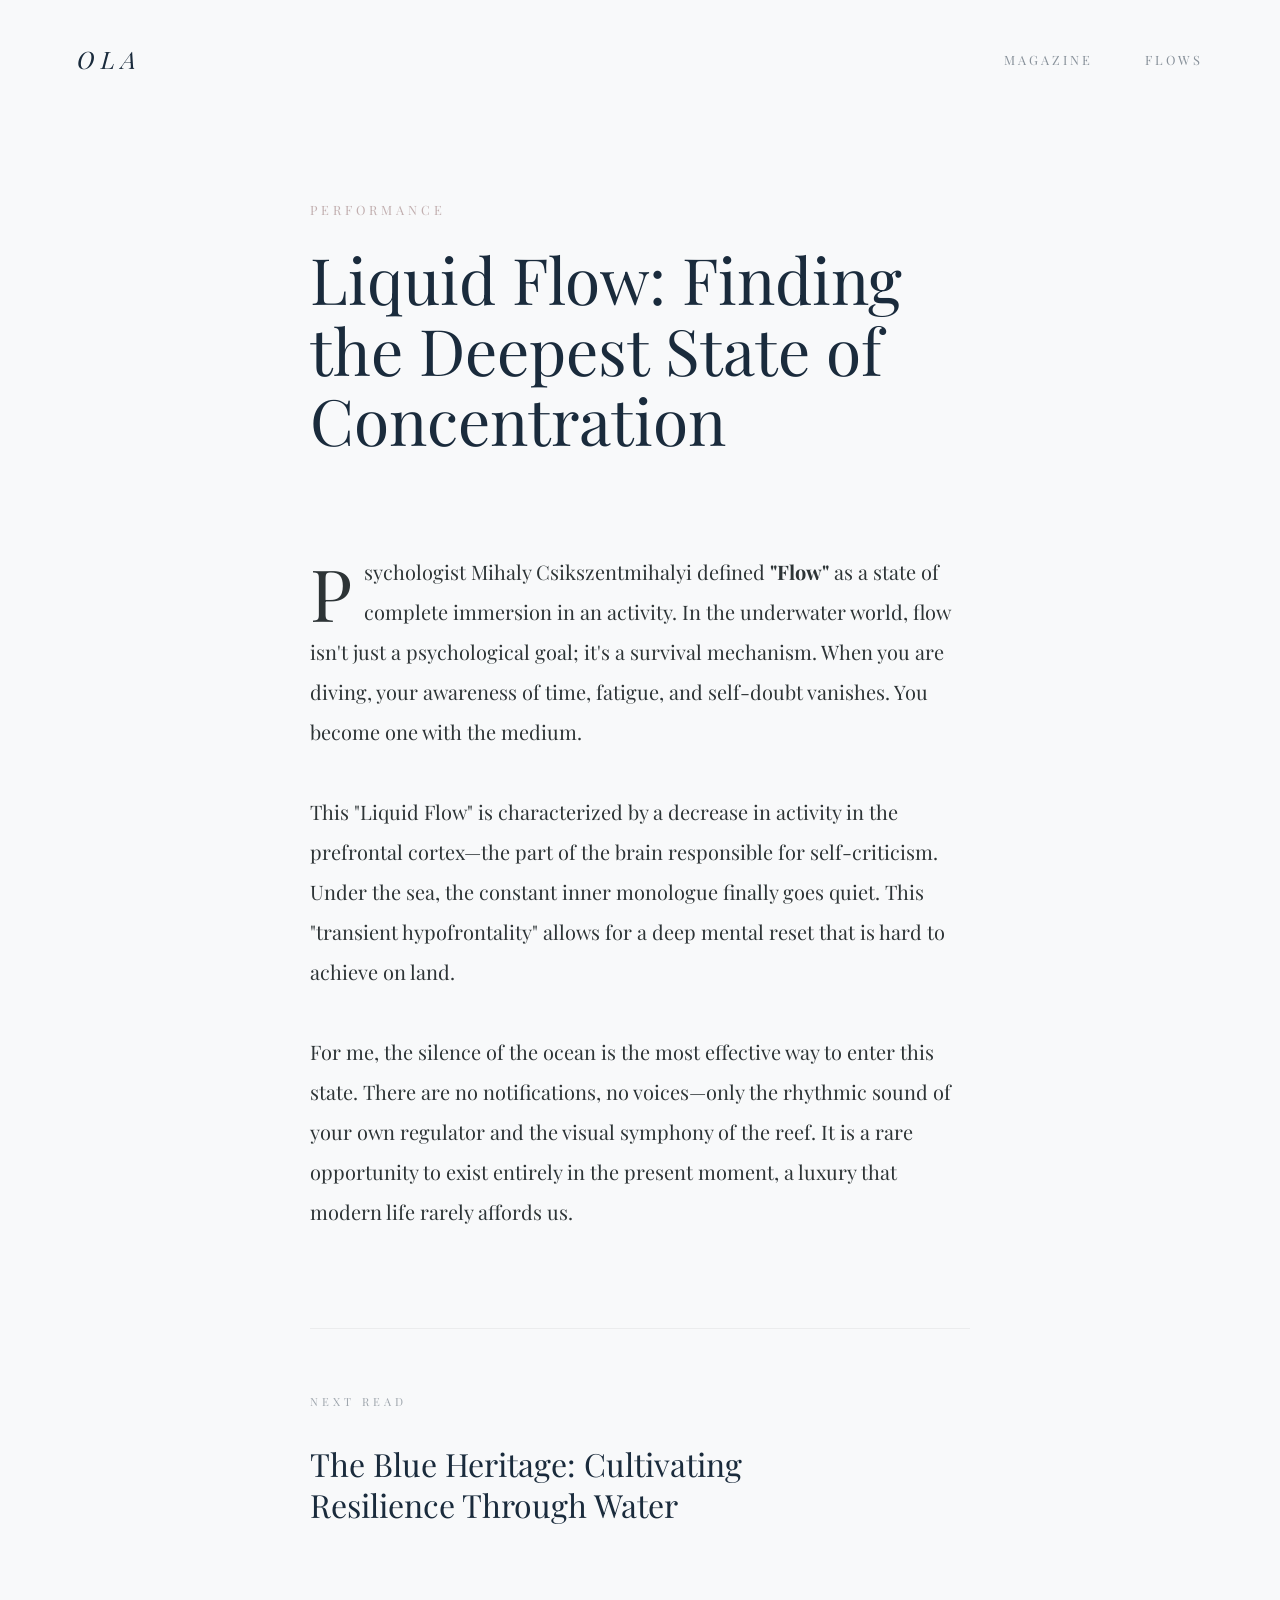
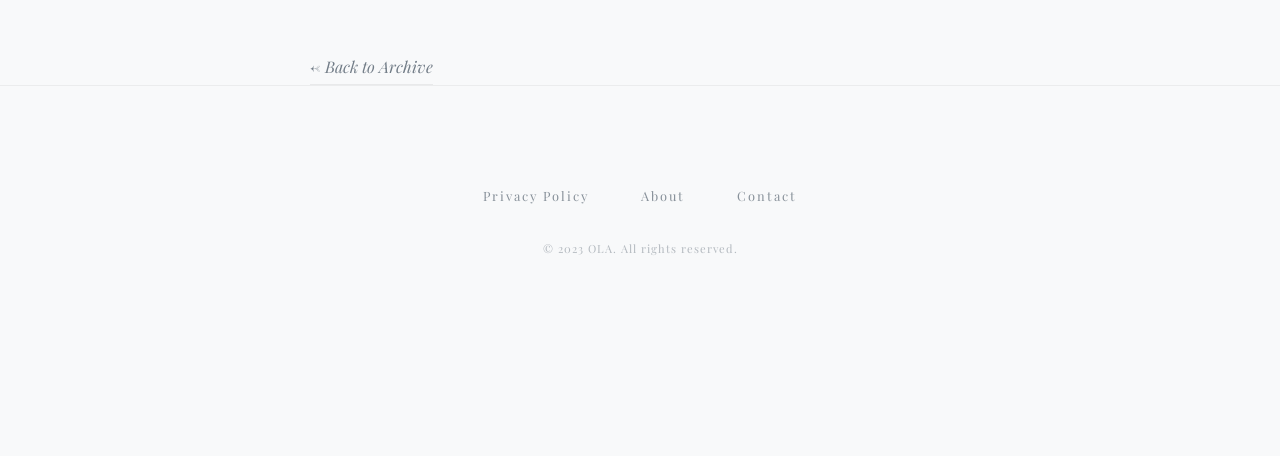
<file: post-4.html>
<!DOCTYPE html>
<html lang="en">
<head>
    <meta name="google-adsense-account" content="ca-pub-9299298252776395">
    <script async src="https://pagead2.googlesyndication.com/pagead/js/adsbygoogle.js?client=ca-pub-9299298252776395" crossorigin="anonymous"></script>

    <!-- Google tag (gtag.js) -->
    <script async src="https://www.googletagmanager.com/gtag/js?id=G-4VSEQLQH9C"></script>
    <script>
      window.dataLayer = window.dataLayer || [];
      function gtag(){dataLayer.push(arguments);}
      gtag('js', new Date());

      gtag('config', 'G-4VSEQLQH9C');
    </script>

    <!-- MS Clarity tracking code -->
    <script type="text/javascript">
        (function(c,l,a,r,i,t,y){
            c[a]=c[a]||function(){(c[a].q=c[a].q||[]).push(arguments)};
            t=l.createElement(r);t.async=1;t.src="https://www.clarity.ms/tag/"+i;
            y=l.getElementsByTagName(r)[0];y.parentNode.insertBefore(t,y);
        })(window, document, "clarity", "script", "vxljcig6r1");
    </script>
    <meta charset="UTF-8">
    <meta name="viewport" content="width=device-width, initial-scale=1.0">
    <meta name="description" content="Apply the principles of water fluidity to peak performance. Learn to achieve a state of complete immersion and deep mental reset.">
    <title>Liquid Flow | OLA</title>
    <link rel="stylesheet" href="style.css">
    <link href="https://fonts.googleapis.com/css2?family=Playfair+Display:ital,wght@0,400;1,400&display=swap" rel="stylesheet">
</head>
<body class="article-page">
    <nav class="top-nav">
        <a href="index.html" class="brand">OLA</a>
        <div class="menu">
            <a href="magazine.html">MAGAZINE</a>
            <a href="flows.html">FLOWS</a>
        </div>
    </nav>

    <main class="article-container">
        <header class="article-header">
            <span class="article-category cat-perf">PERFORMANCE</span>
            <h1 class="article-title">Liquid Flow: Finding the Deepest State of Concentration</h1>
        </header>

        <article class="article-content">
            <p>Psychologist Mihaly Csikszentmihalyi defined <strong>"Flow"</strong> as a state of complete immersion in an activity. In the underwater world, flow isn't just a psychological goal; it's a survival mechanism. When you are diving, your awareness of time, fatigue, and self-doubt vanishes. You become one with the medium.</p>
            <p>This "Liquid Flow" is characterized by a decrease in activity in the prefrontal cortex—the part of the brain responsible for self-criticism. Under the sea, the constant inner monologue finally goes quiet. This "transient hypofrontality" allows for a deep mental reset that is hard to achieve on land.</p>
            <p>For me, the silence of the ocean is the most effective way to enter this state. There are no notifications, no voices—only the rhythmic sound of your own regulator and the visual symphony of the reef. It is a rare opportunity to exist entirely in the present moment, a luxury that modern life rarely affords us.</p>
        </article>

        <div class="next-read-container">
            <span class="next-read-label">Next Read</span>
            <a href="post-5.html" class="next-read-link">
                <h2 class="next-read-title">The Blue Heritage: Cultivating Resilience Through Water</h2>
            </a>
        </div>

        <a href="magazine.html" class="back-link">← Back to Archive</a>
    </main>

    <footer class="site-footer">
        <div class="footer-links">
            <a href="privacy.html">Privacy Policy</a>
            <a href="about.html">About</a>
            <a href="contact.html">Contact</a>
        </div>
        <div class="footer-copy">
            &copy; 2023 OLA. All rights reserved.
        </div>
    </footer>
</body>
</html>
</file>
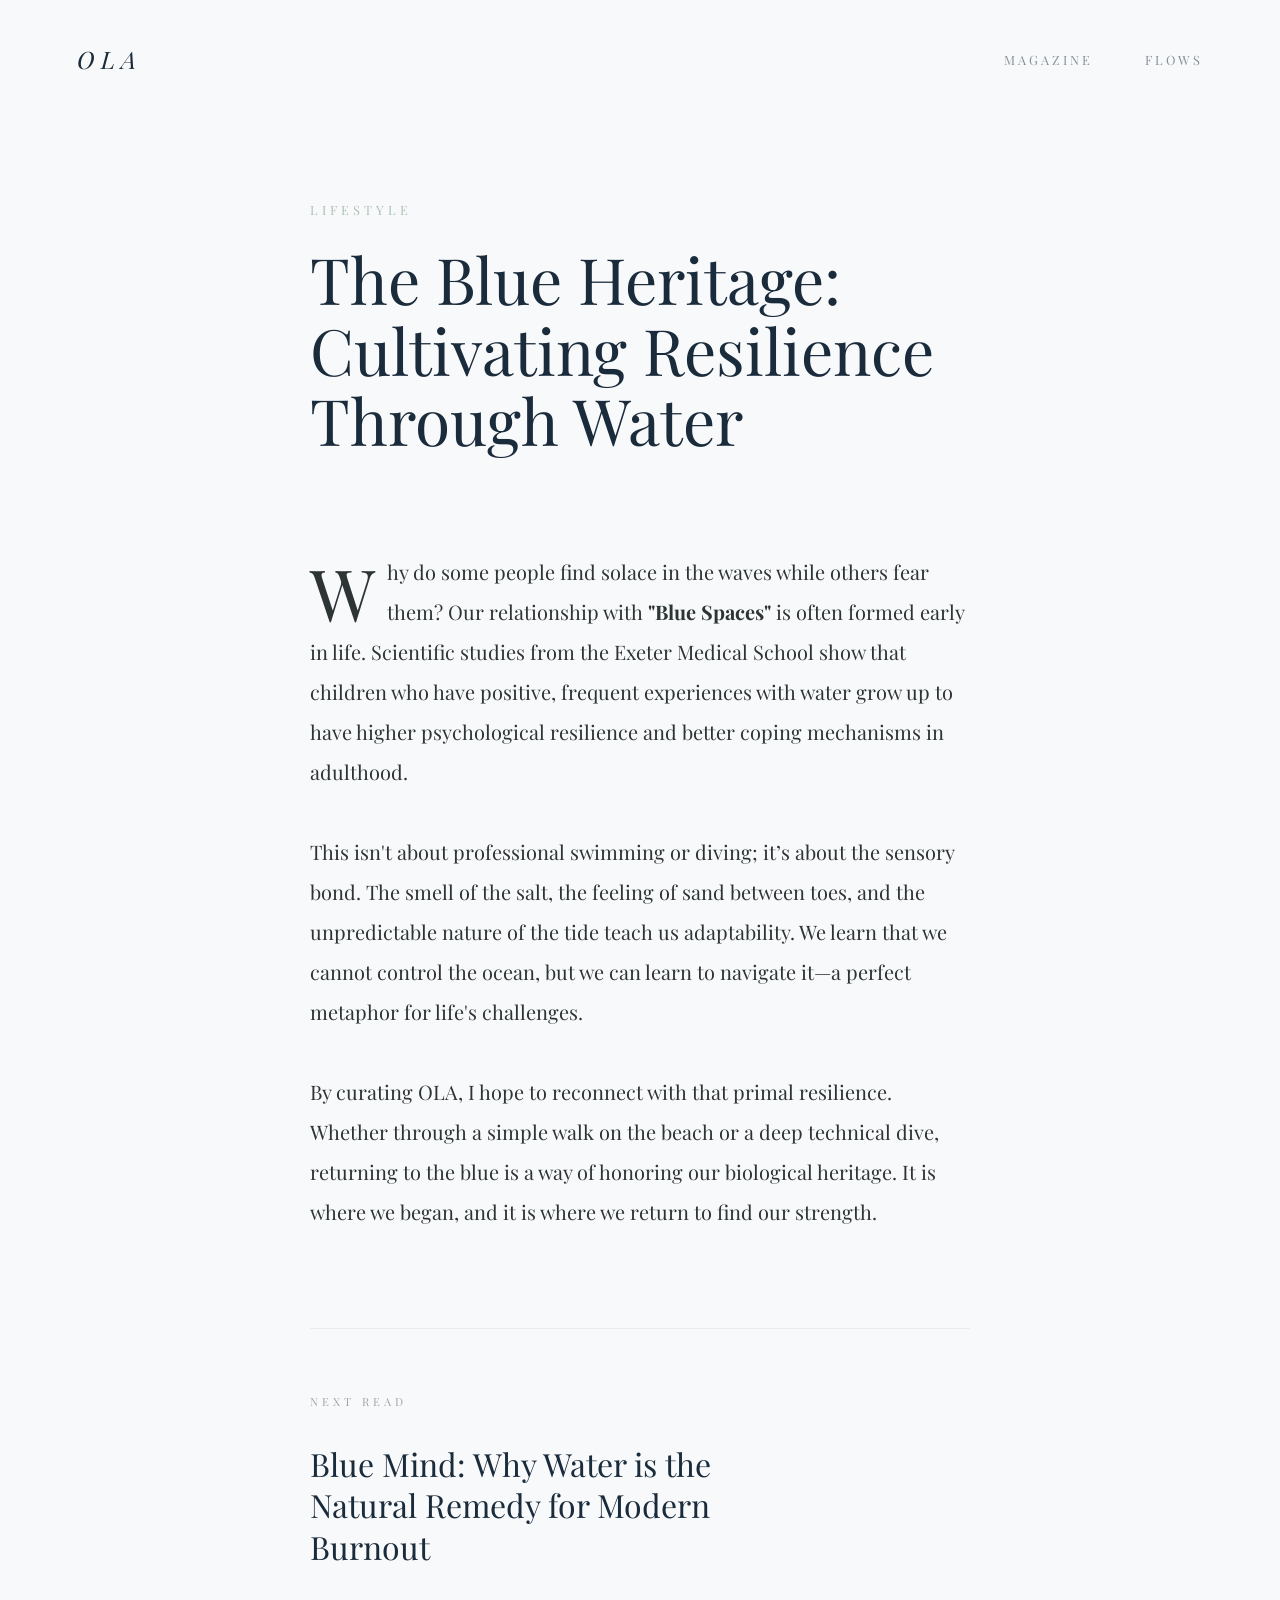
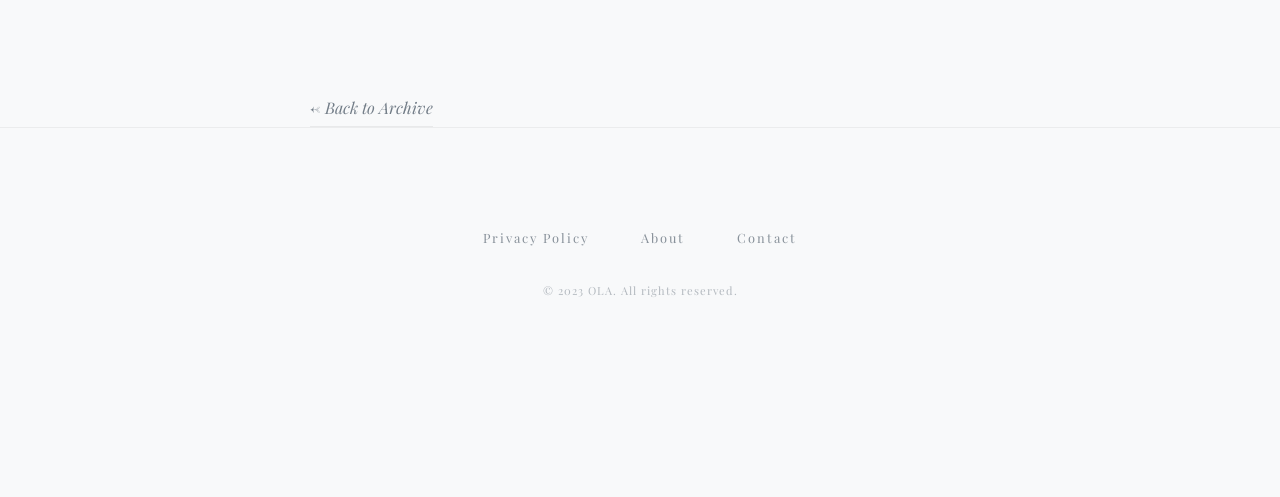
<file: post-5.html>
<!DOCTYPE html>
<html lang="en">
<head>
    <meta name="google-adsense-account" content="ca-pub-9299298252776395">
    <script async src="https://pagead2.googlesyndication.com/pagead/js/adsbygoogle.js?client=ca-pub-9299298252776395" crossorigin="anonymous"></script>

    <!-- Google tag (gtag.js) -->
    <script async src="https://www.googletagmanager.com/gtag/js?id=G-4VSEQLQH9C"></script>
    <script>
      window.dataLayer = window.dataLayer || [];
      function gtag(){dataLayer.push(arguments);}
      gtag('js', new Date());

      gtag('config', 'G-4VSEQLQH9C');
    </script>

    <!-- MS Clarity tracking code -->
    <script type="text/javascript">
        (function(c,l,a,r,i,t,y){
            c[a]=c[a]||function(){(c[a].q=c[a].q||[]).push(arguments)};
            t=l.createElement(r);t.async=1;t.src="https://www.clarity.ms/tag/"+i;
            y=l.getElementsByTagName(r)[0];y.parentNode.insertBefore(t,y);
        })(window, document, "clarity", "script", "vxljcig6r1");
    </script>
    <meta charset="UTF-8">
    <meta name="viewport" content="width=device-width, initial-scale=1.0">
    <meta name="description" content="Understand the sensory bond with water and how coastal experiences cultivate psychological resilience from childhood to adulthood.">
    <title>The Blue Heritage | OLA</title>
    <link rel="stylesheet" href="style.css">
    <link href="https://fonts.googleapis.com/css2?family=Playfair+Display:ital,wght@0,400;1,400&display=swap" rel="stylesheet">
</head>
<body class="article-page">
    <nav class="top-nav">
        <a href="index.html" class="brand">OLA</a>
        <div class="menu">
            <a href="magazine.html">MAGAZINE</a>
            <a href="flows.html">FLOWS</a>
        </div>
    </nav>

    <main class="article-container">
        <header class="article-header">
            <span class="article-category cat-well">LIFESTYLE</span>
            <h1 class="article-title">The Blue Heritage: Cultivating Resilience Through Water</h1>
        </header>

        <article class="article-content">
            <p>Why do some people find solace in the waves while others fear them? Our relationship with <strong>"Blue Spaces"</strong> is often formed early in life. Scientific studies from the Exeter Medical School show that children who have positive, frequent experiences with water grow up to have higher psychological resilience and better coping mechanisms in adulthood.</p>
            <p>This isn't about professional swimming or diving; it’s about the sensory bond. The smell of the salt, the feeling of sand between toes, and the unpredictable nature of the tide teach us adaptability. We learn that we cannot control the ocean, but we can learn to navigate it—a perfect metaphor for life's challenges.</p>
            <p>By curating OLA, I hope to reconnect with that primal resilience. Whether through a simple walk on the beach or a deep technical dive, returning to the blue is a way of honoring our biological heritage. It is where we began, and it is where we return to find our strength.</p>
        </article>

        <div class="next-read-container">
            <span class="next-read-label">Next Read</span>
            <a href="post-1.html" class="next-read-link">
                <h2 class="next-read-title">Blue Mind: Why Water is the Natural Remedy for Modern Burnout</h2>
            </a>
        </div>

        <a href="magazine.html" class="back-link">← Back to Archive</a>
    </main>

    <footer class="site-footer">
        <div class="footer-links">
            <a href="privacy.html">Privacy Policy</a>
            <a href="about.html">About</a>
            <a href="contact.html">Contact</a>
        </div>
        <div class="footer-copy">
            &copy; 2023 OLA. All rights reserved.
        </div>
    </footer>
</body>
</html>
</file>
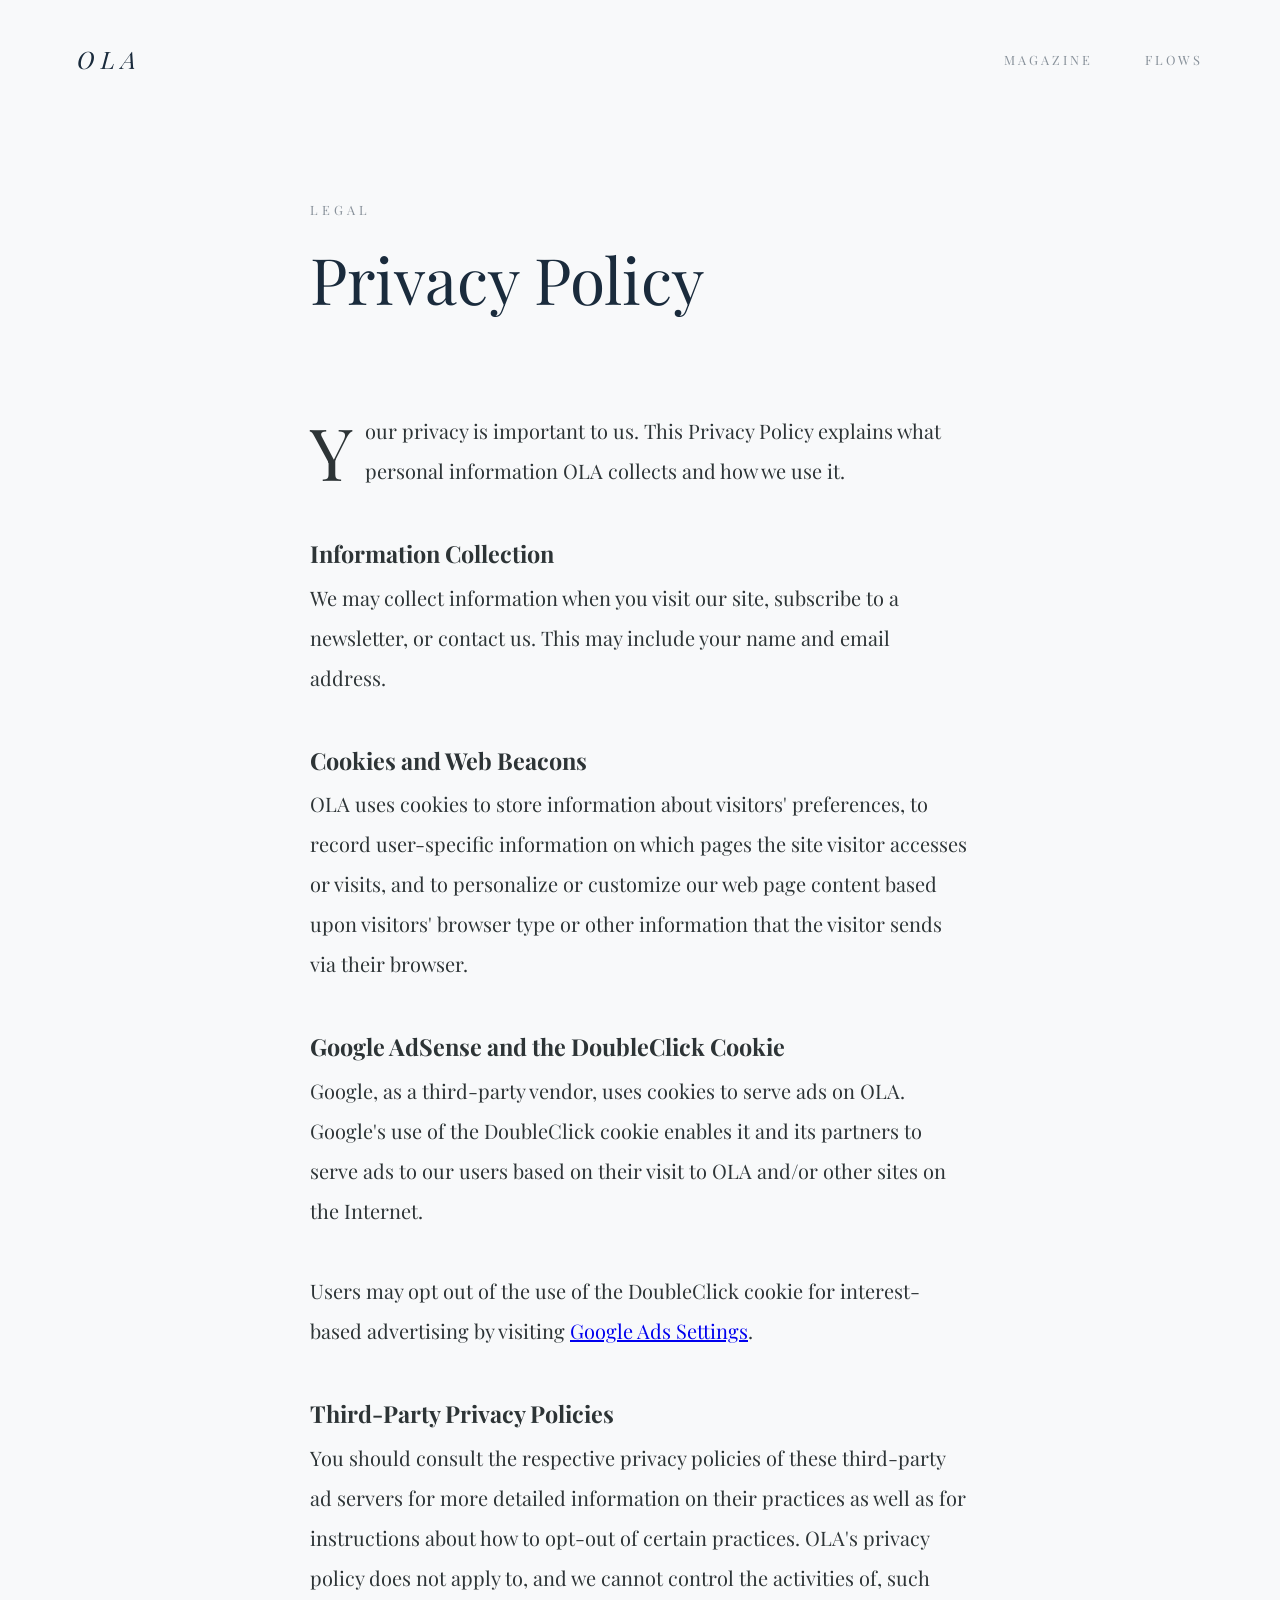
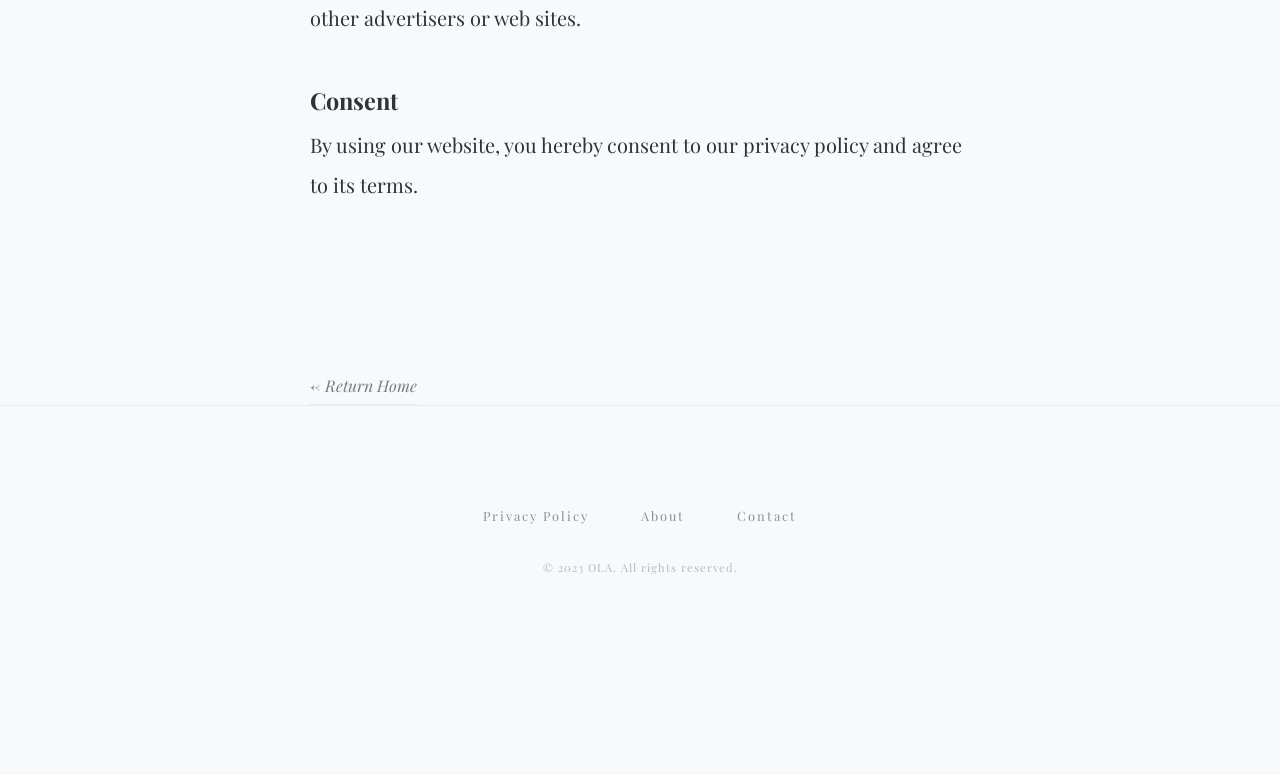
<file: privacy.html>
<!DOCTYPE html>
<html lang="en">
<head>
    <meta name="google-adsense-account" content="ca-pub-9299298252776395">
    <script async src="https://pagead2.googlesyndication.com/pagead/js/adsbygoogle.js?client=ca-pub-9299298252776395" crossorigin="anonymous"></script>

    <!-- Google tag (gtag.js) -->
    <script async src="https://www.googletagmanager.com/gtag/js?id=G-4VSEQLQH9C"></script>
    <script>
      window.dataLayer = window.dataLayer || [];
      function gtag(){dataLayer.push(arguments);}
      gtag('js', new Date());

      gtag('config', 'G-4VSEQLQH9C');
    </script>

    <!-- MS Clarity tracking code -->
    <script type="text/javascript">
        (function(c,l,a,r,i,t,y){
            c[a]=c[a]||function(){(c[a].q=c[a].q||[]).push(arguments)};
            t=l.createElement(r);t.async=1;t.src="https://www.clarity.ms/tag/"+i;
            y=l.getElementsByTagName(r)[0];y.parentNode.insertBefore(t,y);
        })(window, document, "clarity", "script", "vxljcig6r1");
    </script>
    <meta charset="UTF-8">
    <meta name="viewport" content="width=device-width, initial-scale=1.0">
    <meta name="description" content="Privacy Policy for OLA. Learn how we handle your information and our use of Google AdSense and cookies.">
    <title>Privacy Policy | OLA</title>
    <link rel="stylesheet" href="style.css">
    <link href="https://fonts.googleapis.com/css2?family=Playfair+Display:ital,wght@0,400;1,400&display=swap" rel="stylesheet">
</head>
<body class="article-page">
    <nav class="top-nav">
        <a href="index.html" class="brand">OLA</a>
        <div class="menu">
            <a href="magazine.html">MAGAZINE</a>
            <a href="flows.html">FLOWS</a>
        </div>
    </nav>

    <main class="article-container">
        <header class="article-header">
            <span class="article-category">LEGAL</span>
            <h1 class="article-title">Privacy Policy</h1>
        </header>

        <article class="article-content">
            <p>Your privacy is important to us. This Privacy Policy explains what personal information OLA collects and how we use it.</p>

            <h3>Information Collection</h3>
            <p>We may collect information when you visit our site, subscribe to a newsletter, or contact us. This may include your name and email address.</p>

            <h3>Cookies and Web Beacons</h3>
            <p>OLA uses cookies to store information about visitors' preferences, to record user-specific information on which pages the site visitor accesses or visits, and to personalize or customize our web page content based upon visitors' browser type or other information that the visitor sends via their browser.</p>

            <h3>Google AdSense and the DoubleClick Cookie</h3>
            <p>Google, as a third-party vendor, uses cookies to serve ads on OLA. Google's use of the DoubleClick cookie enables it and its partners to serve ads to our users based on their visit to OLA and/or other sites on the Internet.</p>
            <p>Users may opt out of the use of the DoubleClick cookie for interest-based advertising by visiting <a href="https://www.google.com/ads/preferences/" target="_blank">Google Ads Settings</a>.</p>

            <h3>Third-Party Privacy Policies</h3>
            <p>You should consult the respective privacy policies of these third-party ad servers for more detailed information on their practices as well as for instructions about how to opt-out of certain practices. OLA's privacy policy does not apply to, and we cannot control the activities of, such other advertisers or web sites.</p>

            <h3>Consent</h3>
            <p>By using our website, you hereby consent to our privacy policy and agree to its terms.</p>
        </article>

        <a href="index.html" class="back-link">← Return Home</a>
    </main>

    <footer class="site-footer">
        <div class="footer-links">
            <a href="privacy.html">Privacy Policy</a>
            <a href="about.html">About</a>
            <a href="contact.html">Contact</a>
        </div>
        <div class="footer-copy">
            &copy; 2023 OLA. All rights reserved.
        </div>
    </footer>
</body>
</html>
</file>
<file: style.css>
/* --- 공통 기본 세팅 --- */
* { margin: 0; padding: 0; box-sizing: border-box; }

body { 
    background-color: #F8F9FA; 
    color: #1A2B3C; 
    font-family: 'Playfair Display', serif; 
    -webkit-font-smoothing: antialiased;
    line-height: 1.6;
}

/* --- 상단 고정 네비게이션 (공통) --- */
.top-nav {
    display: flex;
    justify-content: space-between;
    align-items: center;
    padding: 2.5rem 6%;
    position: fixed;
    width: 100%;
    top: 0;
    background-color: rgba(248, 249, 250, 0.95); /* 살짝 투명하게 */
    z-index: 1000;
}

.brand { font-size: 1.5rem; letter-spacing: 6px; font-style: italic; cursor: pointer; text-decoration: none; color: inherit; }
.menu a { text-decoration: none; color: #1A2B3C; font-size: 0.8rem; letter-spacing: 3px; margin-left: 3rem; opacity: 0.5; transition: 0.3s; }
.menu a:hover { opacity: 1; }

/* --- [1] 메인 페이지 (index.html) 전용 --- */
.home-page { overflow: hidden; } /* 홈화면만 스크롤 방지 */
.hero-content { height: 100vh; display: flex; flex-direction: column; justify-content: center; padding: 0 10%; max-width: 1100px; }
.featured-meta { font-size: 0.7rem; letter-spacing: 4px; opacity: 0.4; margin-bottom: 2rem; text-transform: uppercase; }
.hero-title { font-size: clamp(2.5rem, 6vw, 4.5rem); line-height: 1.1; font-weight: 400; margin-bottom: 2.5rem; }
.hero-summary { font-size: 1.15rem; opacity: 0.7; max-width: 550px; margin-bottom: 3.5rem; }
.read-link { text-decoration: none; color: #1A2B3C; font-style: italic; font-size: 1.1rem; border-bottom: 1px solid rgba(26, 43, 60, 0.3); padding-bottom: 5px; transition: 0.3s; }
.read-link:hover { padding-left: 10px; border-bottom: 1px solid #1A2B3C; }

/* --- [2] 상세 페이지 (post-x.html) 전용 --- */
.article-page { padding-top: 150px; padding-bottom: 100px; } /* 네비게이션 공간 확보 */
.article-container { max-width: 750px; margin: 0 auto; padding: 0 5%; }
.article-header { text-align: center; margin-bottom: 5rem; }
.article-category { font-size: 0.8rem; letter-spacing: 3px; opacity: 0.5; text-transform: uppercase; display: block; margin-bottom: 1rem; }
.article-title { font-size: clamp(2rem, 5vw, 3.5rem); line-height: 1.2; font-weight: 400; color: #1A2B3C; }
.article-content { font-size: 1.2rem; line-height: 1.9; color: #333; font-family: serif; }
.article-content p { margin-bottom: 2.5rem; }
.back-link { display: block; text-align: center; margin-top: 5rem; text-decoration: none; color: #1A2B3C; font-style: italic; opacity: 0.6; transition: 0.3s; }
.back-link:hover { opacity: 1; }

/* --- [3] 목록 페이지 (magazine.html) 전용 --- */
.archive-page { padding-top: 180px; padding-bottom: 100px; }
.archive-container { max-width: 1000px; margin: 0 auto; padding: 0 5%; }

/* 아카이브 헤더 (The Archive) */
.archive-header { text-align: center; margin-bottom: 8rem; position: relative; }
.archive-header h2 { font-size: 4rem; font-weight: 400; font-style: italic; letter-spacing: -2px; color: #1A2B3C; }
.archive-header h2::after { content: ''; display: block; width: 60px; height: 1px; background: #1A2B3C; margin: 2rem auto 0; opacity: 0.2; }

/* 아카이브 목록 구조 */
.article-list { display: flex; flex-direction: column; gap: 0; }

/* 각 기사 아이템 (고급 레이아웃) */
.article-item { 
    text-decoration: none; 
    color: inherit; 
    display: grid;
    grid-template-columns: 180px 1fr; /* 카테고리와 본문 분리 */
    gap: 3rem;
    padding: 4rem 0;
    border-top: 1px solid rgba(0,0,0,0.03); /* 아주 옅은 선 */
    transition: 0.4s ease;
}
.article-item:last-child { border-bottom: 1px solid rgba(0,0,0,0.03); }

/* 호버 효과 (살짝 떠오름) */
.article-item:hover { 
    background-color: #fff;
    padding-left: 2rem;
    padding-right: 2rem;
    border-radius: 8px;
    box-shadow: 0 10px 30px rgba(0,0,0,0.02);
}

/* 카테고리 및 날짜 */
.item-meta { text-align: right; padding-top: 0.5rem; }
.item-category { 
    font-size: 0.75rem; 
    letter-spacing: 3px; 
    text-transform: uppercase; 
    font-weight: 400;
    margin-bottom: 0.5rem;
    display: block;
}
.item-date { font-size: 0.8rem; opacity: 0.4; font-style: italic; }

/* 본문 영역 (제목 + 요약) */
.item-content { max-width: 650px; }
.item-title { 
    font-size: 2rem; 
    font-weight: 400; 
    margin-bottom: 1.2rem; 
    line-height: 1.3; 
    transition: 0.3s;
}
.article-item:hover .item-title { color: #0056b3; /* 호버 시 제목 색상 변경 */ }
.item-summary { 
    font-size: 1.05rem; 
    opacity: 0.6; 
    line-height: 1.8;
}

/* 카테고리별 컬러 포인트 (원하는 대로 수정 가능) */
.cat-neuro { color: #8c7b66; } /* 뇌과학 - 차분한 베이지 */
.cat-psyc { color: #667b8c; }  /* 심리학 - 차분한 블루 */
.cat-well { color: #668c71; }  /* 웰니스 - 차분한 그린 */
.cat-perf { color: #8c6666; }  /* 퍼포먼스 - 차분한 레드 *//* --- 상세 페이지 (post-x.html) 전용 디자인 --- */
.article-page { 
    padding-top: 200px; /* 상단 메뉴와 겹치지 않게 여유 공간 */
    padding-bottom: 150px; 
}

.article-container { 
    max-width: 700px; /* 글 읽기 가장 최적화된 너비 */
    margin: 0 auto; 
    padding: 0 20px; 
}

.article-header { 
    text-align: left; 
    margin-bottom: 6rem; 
}

.article-category { 
    font-size: 0.8rem; 
    letter-spacing: 4px; 
    opacity: 0.5; 
    text-transform: uppercase; 
    display: block; 
    margin-bottom: 1.5rem; 
}

.article-title { 
    font-size: clamp(2.5rem, 5vw, 4rem); 
    line-height: 1.1; 
    font-weight: 400; 
    color: #1A2B3C; 
}

/* 본문 스타일 (폰트와 간격이 핵심) */
.article-content { 
    font-size: 1.25rem; 
    line-height: 2; /* 줄간격을 넓게 해서 눈이 편하게 */
    color: #2D3436; 
    font-family: 'Playfair Display', serif; 
}

.article-content p { 
    margin-bottom: 2.5rem; /* 문단 사이 여백 */
}

/* 첫 번째 문단의 첫 글자를 크게 (매거진 효과) */
.article-content p:first-child::first-letter {
    float: left;
    font-size: 4.5rem;
    line-height: 1;
    padding-top: 4px;
    padding-right: 12px;
    font-weight: 400;
}

.back-link { 
    display: inline-block; 
    margin-top: 8rem; 
    text-decoration: none; 
    color: #1A2B3C; 
    font-style: italic; 
    border-bottom: 1px solid rgba(0,0,0,0.1);
    padding-bottom: 5px;
    transition: 0.3s; 
}

.back-link:hover { opacity: 0.5; padding-left: 10px; }

/* --- [4] 하단 푸터 (Footer) --- */
.site-footer {
    padding: 6rem 6% 3rem;
    background-color: #F8F9FA;
    border-top: 1px solid rgba(0, 0, 0, 0.05);
    text-align: center;
}

.footer-links {
    margin-bottom: 2rem;
}

.footer-links a {
    text-decoration: none;
    color: #1A2B3C;
    font-size: 0.8rem;
    letter-spacing: 2px;
    margin: 0 1.5rem;
    opacity: 0.5;
    transition: 0.3s;
}

.footer-links a:hover {
    opacity: 1;
}

.footer-copy {
    font-size: 0.7rem;
    opacity: 0.3;
    letter-spacing: 1px;
}

/* --- [5] 'Next Read' 섹션 (기사 하단) --- */
.next-read-container {
    margin-top: 6rem;
    padding-top: 4rem;
    border-top: 1px solid rgba(0, 0, 0, 0.05);
}

.next-read-label {
    font-size: 0.7rem;
    letter-spacing: 4px;
    opacity: 0.4;
    text-transform: uppercase;
    display: block;
    margin-bottom: 2rem;
}

.next-read-link {
    text-decoration: none;
    display: block;
    transition: 0.4s;
}

.next-read-title {
    font-size: 2rem;
    line-height: 1.3;
    font-weight: 400;
    color: #1A2B3C;
    max-width: 500px;
}

.next-read-link:hover .next-read-title {
    color: #0056b3;
    transform: translateX(10px);
}
</file>
